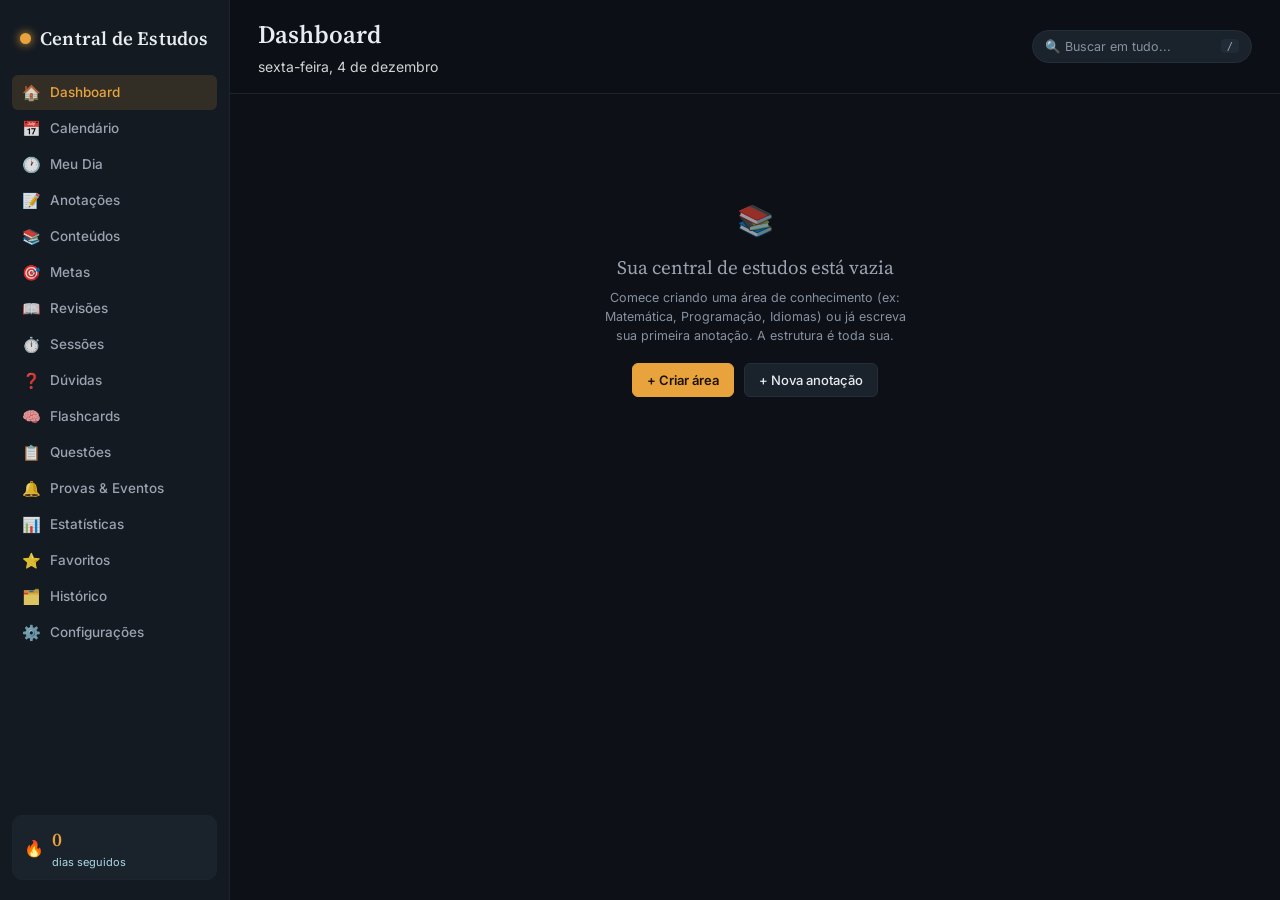
<file: estudos-local.html>
<!DOCTYPE html>
<html lang="pt-BR">
<head>
<meta charset="UTF-8">
<meta name="viewport" content="width=device-width, initial-scale=1.0">
<title>Central de Estudos</title>
<link rel="stylesheet" href="style.css">
<link rel="preconnect" href="https://fonts.googleapis.com">
<link href="https://fonts.googleapis.com/css2?family=Source+Serif+4:opsz,wght@8..60,400;8..60,500;8..60,600;8..60,700&family=Inter:wght@400;500;600;700&family=JetBrains+Mono:wght@400;500&display=swap" rel="stylesheet">
</head>

<body>

<div id="app"></div>
<div class="toast" id="toast"></div>

<script>
/* =====================================================================
   PERSISTÊNCIA
===================================================================== */
const STORAGE_KEY = 'central-estudos-data-v1';
let SAVE_TIMER = null;
let SAVING = false;

function defaultState(){
  return {
    topics: [], // {id, name, parentId, color, progress}
    notes: [],  // {id,title,html,topicId,tags[],checklist[],priority,favorite,reviewOn,nextReview,interval,createdAt,updatedAt}
    goals: [],
    sessions: [],
    events: [],
    doubts: [],
    questions: [],
    flashcards: [],
    settings: {
      terms:{area:'Área', sub:'Tópico'},
      pomodoro:{work:25, brk:5},
      reviewIntervals:[1,3,7,16,35]
    }
  };
}
let STATE = defaultState();

function loadState(){
  try{
    const raw = localStorage.getItem(STORAGE_KEY);
    if(raw){
      const parsed = JSON.parse(raw);
      STATE = Object.assign(defaultState(), parsed);
      STATE.settings = Object.assign(defaultState().settings, parsed.settings||{});
    }
  }catch(e){
    console.error('Erro ao carregar dados salvos', e);
  }
}
function saveState(){
  clearTimeout(SAVE_TIMER);
  SAVE_TIMER = setTimeout(()=>{
    try{
      SAVING = true;
      localStorage.setItem(STORAGE_KEY, JSON.stringify(STATE));
    }catch(e){ console.error('Erro ao salvar', e); }
    SAVING = false;
  }, 350);
}

/* =====================================================================
   HELPERS
===================================================================== */
const uid = ()=> Math.random().toString(36).slice(2,10)+Date.now().toString(36).slice(-4);
const todayISO = ()=> new Date().toISOString().slice(0,10);
function fmtDate(iso){
  const d = new Date(iso+'T00:00:00');
  return d.toLocaleDateString('pt-BR',{day:'2-digit',month:'short',year:'numeric'});
}
function fmtDateShort(iso){
  const d = new Date(iso+'T00:00:00');
  return d.toLocaleDateString('pt-BR',{day:'2-digit',month:'short'});
}
function esc(s){ return (s||'').replace(/[&<>"']/g, c=>({'&':'&amp;','<':'&lt;','>':'&gt;','"':'&quot;',"'":'&#39;'}[c])); }
function stripHtml(html){ const d=document.createElement('div'); d.innerHTML=html||''; return d.textContent||''; }
function toast(msg){
  const t=document.getElementById('toast'); t.textContent=msg; t.classList.add('show');
  clearTimeout(t._timer); t._timer=setTimeout(()=>t.classList.remove('show'), 2200);
}
function topicPath(id){
  const chain=[]; let cur=STATE.topics.find(t=>t.id===id);
  while(cur){ chain.unshift(cur.name); cur=STATE.topics.find(t=>t.id===cur.parentId); }
  return chain.join(' → ');
}
function topicColorClass(id){
  const t = STATE.topics.find(x=>x.id===id);
  if(!t) return '';
  return 'color-'+(t.color||1);
}
function allDescendantIds(id){
  let out=[id];
  STATE.topics.filter(t=>t.parentId===id).forEach(c=>{ out = out.concat(allDescendantIds(c.id)); });
  return out;
}
function dateKey(d){ return d.toISOString().slice(0,10); }

// Aggregate "activity" per day from notes(created/updated), sessions, goals-updates
function activityByDay(){
  const map = {};
  const bump = (iso, weight)=>{ if(!iso) return; const k = iso.slice(0,10); map[k]=(map[k]||0)+weight; };
  STATE.notes.forEach(n=>{ bump(n.createdAt,2); if(n.updatedAt && n.updatedAt.slice(0,10)!==n.createdAt.slice(0,10)) bump(n.updatedAt,1); });
  STATE.sessions.forEach(s=> bump(s.date, 2));
  STATE.doubts.forEach(d=> bump(d.createdAt,1));
  STATE.flashcards.forEach(f=> bump(f.createdAt,1));
  return map;
}
function computeStreak(){
  const map = activityByDay();
  let streak=0; let cur=new Date();
  while(true){
    const k = dateKey(cur);
    if(map[k]) { streak++; cur.setDate(cur.getDate()-1); }
    else if(k===todayISO()){ cur.setDate(cur.getDate()-1); } // today with no activity yet still allow yesterday chain
    else break;
  }
  let best=0, run=0;
  const days = Object.keys(map).sort();
  let prev=null;
  days.forEach(d=>{
    if(prev){
      const diff = (new Date(d)-new Date(prev))/86400000;
      run = diff===1 ? run+1 : 1;
    } else run=1;
    best = Math.max(best, run);
    prev = d;
  });
  return {current:streak, best};
}
function totalStudyMinutes(){ return STATE.sessions.reduce((a,s)=>a+(s.duration||0),0); }
function minutesToHM(m){ const h=Math.floor(m/60), mm=Math.round(m%60); return h>0? h+'h '+mm+'min' : mm+'min'; }

/* =====================================================================
   ROUTER / STATE UI
===================================================================== */
let ROUTE = 'dashboard';
let SELECTED_DAY = todayISO();
let SIDEBAR_OPEN = false;
let TIMER = { running:false, mode:'work', remaining:25*60, intervalId:null, topicId:null };

const ROUTES = [
  {id:'dashboard', label:'Dashboard', ic:'🏠'},
  {id:'calendario', label:'Calendário', ic:'📅'},
  {id:'meudia', label:'Meu Dia', ic:'🕐'},
  {id:'anotacoes', label:'Anotações', ic:'📝'},
  {id:'conteudos', label:'Conteúdos', ic:'📚'},
  {id:'metas', label:'Metas', ic:'🎯'},
  {id:'revisoes', label:'Revisões', ic:'📖'},
  {id:'sessoes', label:'Sessões', ic:'⏱️'},
  {id:'duvidas', label:'Dúvidas', ic:'❓'},
  {id:'flashcards', label:'Flashcards', ic:'🧠'},
  {id:'questoes', label:'Questões', ic:'📋'},
  {id:'eventos', label:'Provas & Eventos', ic:'🔔'},
  {id:'estatisticas', label:'Estatísticas', ic:'📊'},
  {id:'favoritos', label:'Favoritos', ic:'⭐'},
  {id:'historico', label:'Histórico', ic:'🗂️'},
  {id:'config', label:'Configurações', ic:'⚙️'},
];
const ROUTE_TITLES = Object.fromEntries(ROUTES.map(r=>[r.id, r.label]));

function navigate(route){ ROUTE = route; SIDEBAR_OPEN=false; render(); }

/* =====================================================================
   RENDER SHELL
===================================================================== */
function render(){
  const app = document.getElementById('app');
  const streak = computeStreak();
  app.innerHTML = `
    ${SIDEBAR_OPEN?'<div class="backdrop-close" onclick="SIDEBAR_OPEN=false;render()"></div>':''}
    <div class="sidebar ${SIDEBAR_OPEN?'open':''}">
      <div class="brand"><div class="dot"></div><span>Central de Estudos</span></div>
      <div class="nav">
        ${ROUTES.map(r=>`<button class="nav-item ${ROUTE===r.id?'active':''}" onclick="navigate('${r.id}')"><span class="ic">${r.ic}</span>${r.label}</button>`).join('')}
      </div>
      <div class="sidebar-foot">
        <div class="streak-pill">
          <span style="font-size:16px">🔥</span>
          <div><div class="n">${streak.current}</div><div class="l">dias seguidos</div></div>
        </div>
      </div>
    </div>
    <button class="mobile-toggle" onclick="SIDEBAR_OPEN=!SIDEBAR_OPEN;render()">${SIDEBAR_OPEN?'✕':'☰'}</button>
    <div class="main">
      <div class="topbar">
        <div style="display:flex;align-items:center;">
          <button class="mobile-menu-btn" onclick="SIDEBAR_OPEN=true;render()">☰</button>
          <div>
            <h1>${ROUTE_TITLES[ROUTE]}</h1>
            <div class="sub">${topbarSubtitle()}</div>
          </div>
        </div>
        <button class="search-btn" onclick="openSearch()">🔍 Buscar em tudo...<kbd>/</kbd></button>
      </div>
      <div class="content" id="content"></div>
    </div>
  `;
  const content = document.getElementById('content');
  content.innerHTML = renderRoute();
  afterRender();
}
function topbarSubtitle(){
  const d = new Date();
  const opts = {weekday:'long', day:'numeric', month:'long'};
  return d.toLocaleDateString('pt-BR', opts);
}
function renderRoute(){
  switch(ROUTE){
    case 'dashboard': return viewDashboard();
    case 'calendario': return viewCalendario();
    case 'meudia': return viewMeuDia();
    case 'anotacoes': return viewAnotacoes();
    case 'conteudos': return viewConteudos();
    case 'metas': return viewMetas();
    case 'revisoes': return viewRevisoes();
    case 'sessoes': return viewSessoes();
    case 'duvidas': return viewDuvidas();
    case 'flashcards': return viewFlashcards();
    case 'questoes': return viewQuestoes();
    case 'eventos': return viewEventos();
    case 'estatisticas': return viewEstatisticas();
    case 'favoritos': return viewFavoritos();
    case 'historico': return viewHistorico();
    case 'config': return viewConfig();
    default: return '';
  }
}
function afterRender(){
  // hooks per-route after DOM injected
  if(ROUTE==='sessoes') refreshTimerDisplay();
}

/* =====================================================================
   DASHBOARD
===================================================================== */
function viewDashboard(){
  const streak = computeStreak();
  const dueReviews = getDueReviews();
  const upcoming = STATE.events.filter(e=>e.date>=todayISO()).sort((a,b)=>a.date.localeCompare(b.date)).slice(0,3);
  const recent = recentActivity(6);
  const totalMin = totalStudyMinutes();

  if(STATE.topics.length===0 && STATE.notes.length===0){
    return `
    <div class="empty-state" style="padding:80px 20px;">
      <div class="ic">📚</div>
      <div class="t serif" style="font-size:19px;margin-bottom:8px;">Sua central de estudos está vazia</div>
      <div class="d">Comece criando uma área de conhecimento (ex: Matemática, Programação, Idiomas) ou já escreva sua primeira anotação. A estrutura é toda sua.</div>
      <div style="display:flex;gap:10px;justify-content:center;margin-top:18px;">
        <button class="btn btn-primary" onclick="navigate('conteudos'); setTimeout(openTopicModal,50)">+ Criar área</button>
        <button class="btn" onclick="openNoteModal()">+ Nova anotação</button>
      </div>
    </div>`;
  }

  return `
    <div class="grid" style="grid-template-columns: 1.3fr 1fr; gap:14px; margin-bottom:6px;">
      <div class="hero-stat">
        <div class="n">${streak.current}</div>
        <div class="l">dias seguidos estudando · recorde de ${streak.best}</div>
      </div>
      <div class="hero-stat" style="background:linear-gradient(160deg, var(--surface-2), var(--surface));">
        <div class="n" style="color:var(--teal)">${minutesToHM(totalMin)}</div>
        <div class="l">tempo total de estudo registrado</div>
      </div>
    </div>

    <div class="stat-row">
      <div class="stat-card"><div class="top"><span class="lbl">Conteúdos</span><span class="ic">📚</span></div><div class="num">${STATE.notes.length}</div><div class="lbl">anotações no total</div></div>
      <div class="stat-card"><div class="top"><span class="lbl">Metas</span><span class="ic">🎯</span></div><div class="num">${STATE.goals.filter(g=>g.status!=='concluida').length}</div><div class="lbl">${STATE.goals.filter(g=>g.status==='concluida').length} concluídas</div></div>
      <div class="stat-card"><div class="top"><span class="lbl">Revisões</span><span class="ic">📖</span></div><div class="num" style="color:${dueReviews.length?'var(--red)':'var(--text)'}">${dueReviews.length}</div><div class="lbl">pendentes hoje</div></div>
      <div class="stat-card"><div class="top"><span class="lbl">Áreas</span><span class="ic">🗂️</span></div><div class="num">${STATE.topics.filter(t=>!t.parentId).length}</div><div class="lbl">${STATE.topics.length} tópicos no total</div></div>
    </div>

    <div class="grid" style="grid-template-columns:1.4fr 1fr;align-items:start;">
      <div>
        <div class="section-title">Atividade recente <span class="see-all" onclick="navigate('historico')">ver histórico →</span></div>
        <div class="card" style="padding:6px 16px;">
          ${recent.length? recent.map(renderActivityRow).join('') : emptyRow('Nada por aqui ainda.')}
        </div>

        <div class="section-title" style="margin-top:22px;">Últimos 21 dias</div>
        <div class="card">${miniHeatmap(21)}</div>
      </div>

      <div>
        <div class="section-title">Revisões de hoje <span class="see-all" onclick="navigate('revisoes')">ver todas →</span></div>
        <div class="card" style="padding:6px 16px; margin-bottom:20px;">
          ${dueReviews.length? dueReviews.slice(0,4).map(n=>`
            <div class="list-row">
              <span style="flex:1;font-size:13px;">${esc(n.title||'Sem título')}</span>
              <button class="btn btn-sm" onclick="markReviewed('${n.id}')">Revisado</button>
            </div>`).join('') : emptyRow('Nenhuma revisão pendente 🎉')}
        </div>

        <div class="section-title">Próximos eventos <span class="see-all" onclick="navigate('eventos')">ver todos →</span></div>
        <div class="card" style="padding:6px 16px;">
          ${upcoming.length? upcoming.map(e=>{
            const days = Math.ceil((new Date(e.date)-new Date(todayISO()))/86400000);
            return `<div class="list-row"><span style="flex:1;font-size:13px;">${esc(e.title)}</span><span class="pill pill-amber">${days===0?'hoje':'faltam '+days+'d'}</span></div>`;
          }).join('') : emptyRow('Nenhum evento cadastrado.')}
        </div>
      </div>
    </div>
  `;
}
function emptyRow(msg){ return `<div class="list-row" style="color:var(--text-faint);font-size:12.5px;">${msg}</div>`; }
function renderActivityRow(a){
  return `<div class="list-row"><span class="ic" style="font-size:14px;">${a.icon}</span><span style="flex:1;font-size:13px;">${esc(a.text)}</span><span style="font-size:11px;color:var(--text-faint);">${fmtDateShort(a.date)}</span></div>`;
}
function recentActivity(n){
  const items = [];
  STATE.notes.forEach(x=>items.push({date:x.updatedAt||x.createdAt, icon:'📝', text:'Anotação: '+(x.title||'Sem título'), type:'note', id:x.id}));
  STATE.sessions.forEach(x=>items.push({date:x.date, icon:'⏱️', text:'Sessão de estudo · '+minutesToHM(x.duration||0), type:'session', id:x.id}));
  STATE.goals.forEach(x=>items.push({date:x.updatedAt||x.createdAt, icon:'🎯', text:'Meta: '+x.title, type:'goal', id:x.id}));
  STATE.doubts.forEach(x=>items.push({date:x.createdAt, icon:'❓', text:'Dúvida: '+x.question, type:'doubt', id:x.id}));
  STATE.flashcards.forEach(x=>items.push({date:x.createdAt, icon:'🧠', text:'Flashcard criado', type:'flash', id:x.id}));
  items.sort((a,b)=> (b.date||'').localeCompare(a.date||''));
  return items.slice(0,n);
}
function miniHeatmap(days){
  const map = activityByDay();
  let cells='';
  for(let i=days-1;i>=0;i--){
    const d = new Date(); d.setDate(d.getDate()-i);
    const k = dateKey(d);
    const v = map[k]||0;
    let cls='';
    if(v>=6) cls='act-4'; else if(v>=4) cls='act-3'; else if(v>=2) cls='act-2'; else if(v>=1) cls='act-1';
    cells += `<div class="cal-day ${cls}" style="aspect-ratio:auto;height:26px;" title="${k}: ${v} pts"></div>`;
  }
  return `<div style="display:grid;grid-template-columns:repeat(${days},1fr);gap:4px;">${cells}</div>`;
}

/* =====================================================================
   CALENDÁRIO
===================================================================== */
let CAL_MONTH = new Date();
function viewCalendario(){
  const map = activityByDay();
  const y = CAL_MONTH.getFullYear(), m = CAL_MONTH.getMonth();
  const first = new Date(y,m,1);
  const startDow = first.getDay();
  const daysInMonth = new Date(y,m+1,0).getDate();
  const monthLabel = CAL_MONTH.toLocaleDateString('pt-BR',{month:'long', year:'numeric'});
  let cells = '';
  for(let i=0;i<startDow;i++) cells += `<div class="cal-day empty"></div>`;
  for(let d=1; d<=daysInMonth; d++){
    const iso = `${y}-${String(m+1).padStart(2,'0')}-${String(d).padStart(2,'0')}`;
    const v = map[iso]||0;
    let cls=''; if(v>=6) cls='act-4'; else if(v>=4) cls='act-3'; else if(v>=2) cls='act-2'; else if(v>=1) cls='act-1';
    if(iso===todayISO()) cls+=' today';
    cells += `<div class="cal-day ${cls}" onclick="SELECTED_DAY='${iso}'; navigate('meudia')"><span class="n">${d}</span>${v?'<span class=\"dot\"></span>':''}</div>`;
  }
  return `
    <div style="display:flex;align-items:center;justify-content:space-between;margin-bottom:16px;">
      <div style="display:flex;gap:8px;align-items:center;">
        <button class="icon-btn" onclick="CAL_MONTH.setMonth(CAL_MONTH.getMonth()-1); render()">‹</button>
        <div class="serif" style="font-size:17px;text-transform:capitalize;min-width:170px;text-align:center;">${monthLabel}</div>
        <button class="icon-btn" onclick="CAL_MONTH.setMonth(CAL_MONTH.getMonth()+1); render()">›</button>
      </div>
      <button class="btn btn-sm" onclick="CAL_MONTH=new Date(); render()">Hoje</button>
    </div>
    <div class="card">
      <div class="cal-grid" style="margin-bottom:6px;">
        ${['Dom','Seg','Ter','Qua','Qui','Sex','Sáb'].map(d=>`<div class="cal-dow">${d}</div>`).join('')}
      </div>
      <div class="cal-grid">${cells}</div>
    </div>
    <div style="display:flex;gap:14px;align-items:center;margin-top:14px;font-size:11.5px;color:var(--text-faint);">
      <span>Menos</span>
      <div style="display:flex;gap:4px;">
        <div class="cal-day" style="width:14px;height:14px;aspect-ratio:auto;"></div>
        <div class="cal-day act-1" style="width:14px;height:14px;aspect-ratio:auto;"></div>
        <div class="cal-day act-2" style="width:14px;height:14px;aspect-ratio:auto;"></div>
        <div class="cal-day act-3" style="width:14px;height:14px;aspect-ratio:auto;"></div>
        <div class="cal-day act-4" style="width:14px;height:14px;aspect-ratio:auto;"></div>
      </div>
      <span>Mais</span>
    </div>
  `;
}

/* =====================================================================
   MEU DIA
===================================================================== */
function viewMeuDia(){
  const iso = SELECTED_DAY;
  const notes = STATE.notes.filter(n=> (n.createdAt||'').slice(0,10)===iso);
  const sessions = STATE.sessions.filter(s=>s.date===iso);
  const doubts = STATE.doubts.filter(d=>(d.createdAt||'').slice(0,10)===iso);
  const goalsUpdated = STATE.goals.filter(g=>(g.updatedAt||'').slice(0,10)===iso);
  const totalMin = sessions.reduce((a,s)=>a+(s.duration||0),0);
  const isToday = iso===todayISO();

  return `
    <div class="day-strip">
      <button class="icon-btn" onclick="shiftDay(-1)">‹</button>
      <div>
        <div class="date-label">${isToday?'Hoje, ':''}${fmtDate(iso)}</div>
      </div>
      <button class="icon-btn" onclick="shiftDay(1)">›</button>
      <input type="date" value="${iso}" onchange="SELECTED_DAY=this.value; render()" style="margin-left:8px;">
      ${!isToday?`<button class="btn btn-sm" onclick="SELECTED_DAY=todayISO(); render()">Ir para hoje</button>`:''}
    </div>

    <div class="stat-row" style="grid-template-columns:repeat(4,1fr);">
      <div class="stat-card"><div class="num">${notes.length}</div><div class="lbl">anotações</div></div>
      <div class="stat-card"><div class="num">${sessions.length}</div><div class="lbl">sessões de estudo</div></div>
      <div class="stat-card"><div class="num">${minutesToHM(totalMin)}</div><div class="lbl">tempo estudado</div></div>
      <div class="stat-card"><div class="num">${doubts.length}</div><div class="lbl">dúvidas registradas</div></div>
    </div>

    <div class="section-title">Anotações do dia</div>
    <div class="notes-grid" style="margin-bottom:22px;">
      ${notes.length? notes.map(renderNoteCard).join('') : `<div class="card"><div class="empty-state" style="padding:20px;">Nenhuma anotação criada neste dia.</div></div>`}
    </div>

    <div class="grid" style="grid-template-columns:1fr 1fr;">
      <div>
        <div class="section-title">Sessões de estudo</div>
        <div class="card" style="padding:6px 16px;">
          ${sessions.length? sessions.map(s=>`
            <div class="list-row">
              <span style="flex:1;font-size:13px;">${s.topicId?esc(topicPath(s.topicId)):'Sem área'}</span>
              <span class="pill pill-teal">${minutesToHM(s.duration||0)}</span>
            </div>`).join('') : emptyRow('Nenhuma sessão registrada.')}
        </div>
      </div>
      <div>
        <div class="section-title">Dúvidas registradas</div>
        <div class="card" style="padding:6px 16px;">
          ${doubts.length? doubts.map(d=>`
            <div class="list-row">
              <span style="flex:1;font-size:13px;">${esc(d.question)}</span>
              <span class="pill ${d.status==='resolvida'?'pill-teal':'pill-red'}">${d.status==='resolvida'?'resolvida':'aberta'}</span>
            </div>`).join('') : emptyRow('Nenhuma dúvida neste dia.')}
        </div>
      </div>
    </div>

    <div style="margin-top:18px;">
      <button class="btn btn-primary" onclick="openNoteModal(null,'${iso}')">+ Nova anotação neste dia</button>
      <button class="btn" onclick="openSessionModal(null,'${iso}')">+ Registrar sessão</button>
    </div>
  `;
}
function shiftDay(delta){
  const d = new Date(SELECTED_DAY+'T00:00:00'); d.setDate(d.getDate()+delta);
  SELECTED_DAY = dateKey(d); render();
}

/* =====================================================================
   TÓPICOS / CONTEÚDOS
===================================================================== */
function viewConteudos(){
  const roots = STATE.topics.filter(t=>!t.parentId);
  return `
    <div style="display:flex;justify-content:space-between;align-items:center;margin-bottom:16px;">
      <div class="sub" style="color:var(--text-faint);font-size:12.5px;">Organize seu conhecimento do jeito que fizer sentido para você — sem hierarquia fixa.</div>
      <button class="btn btn-primary" onclick="openTopicModal()">+ Nova área/tópico</button>
    </div>
    ${roots.length===0? `<div class="card"><div class="empty-state"><div class="ic">🗂️</div><div class="t">Nenhuma área criada ainda</div><div class="d">Crie sua primeira área de conhecimento — pode ser uma matéria, um idioma, um projeto, o que você quiser.</div></div></div>` : `
    <div class="card">
      <div class="topic-tree">
        ${roots.map(t=>renderTopicNode(t,0)).join('')}
      </div>
    </div>`}
  `;
}
function renderTopicNode(t, depth){
  const children = STATE.topics.filter(x=>x.parentId===t.id);
  const noteCount = STATE.notes.filter(n=>n.topicId===t.id).length;
  const indent = depth*20;
  let html = `
    <div class="topic-node color-${t.color||1}" style="margin-left:${indent}px;">
      <span style="cursor:pointer;flex:1;display:flex;align-items:center;gap:8px;" onclick="navigate('anotacoes'); setTimeout(()=>filterByTopic('${t.id}'),30)">
        <span class="name">${esc(t.name)}</span>
        <span class="count">${noteCount} anotações${children.length?' · '+children.length+' subtópicos':''}</span>
      </span>
      <div style="width:70px;">
        <div class="progress-bar"><div style="width:${t.progress||0}%"></div></div>
      </div>
      <div class="actions">
        <button class="icon-btn" title="Adicionar subtópico" onclick="event.stopPropagation();openTopicModal(null,'${t.id}')">+</button>
        <button class="icon-btn" title="Editar" onclick="event.stopPropagation();openTopicModal('${t.id}')">✎</button>
        <button class="icon-btn btn-danger" title="Excluir" onclick="event.stopPropagation();deleteTopic('${t.id}')">🗑</button>
      </div>
    </div>`;
  children.forEach(c=> html += renderTopicNode(c, depth+1));
  return html;
}
function openTopicModal(id=null, parentId=null){
  const editing = id ? STATE.topics.find(t=>t.id===id) : null;
  const parentOptions = STATE.topics.filter(t=>t.id!==id).map(t=>`<option value="${t.id}" ${((editing&&editing.parentId===t.id)||parentId===t.id)?'selected':''}>${esc(topicPath(t.id))}</option>`).join('');
  showModal(`
    <div class="modal-head"><h2>${editing?'Editar':'Novo'} tópico</h2><button class="icon-btn" onclick="closeModal()">✕</button></div>
    <div class="field"><label>Nome</label><input id="mTopicName" value="${editing?esc(editing.name):''}" placeholder="Ex: Matemática, JavaScript, Inglês..." autofocus></div>
    <div class="field"><label>Pertence a (opcional)</label><select id="mTopicParent"><option value="">— Nenhum (área raiz) —</option>${parentOptions}</select></div>
    <div class="field">
      <label>Cor de identificação</label>
      <div style="display:flex;gap:8px;">
        ${[1,2,3,4].map(c=>`<button type="button" class="icon-btn topic-node color-${c}" style="border:1px solid var(--border);" onclick="document.getElementById('mTopicColor').value='${c}'">●</button>`).join('')}
        <input type="hidden" id="mTopicColor" value="${editing?(editing.color||1):1}">
      </div>
    </div>
    <div class="field"><label>Progresso manual (%)</label><input type="range" id="mTopicProgress" min="0" max="100" value="${editing?(editing.progress||0):0}" oninput="document.getElementById('mTopicProgressVal').textContent=this.value+'%'"> <span id="mTopicProgressVal" style="font-size:12px;color:var(--text-dim);">${editing?(editing.progress||0):0}%</span></div>
    <div class="modal-actions">
      ${editing?`<button class="btn btn-danger" style="margin-right:auto;" onclick="deleteTopic('${id}');closeModal()">Excluir</button>`:''}
      <button class="btn" onclick="closeModal()">Cancelar</button>
      <button class="btn btn-primary" onclick="saveTopic('${id||''}')">Salvar</button>
    </div>
  `);
}
function saveTopic(id){
  const name = document.getElementById('mTopicName').value.trim();
  if(!name){ toast('Dê um nome ao tópico'); return; }
  const parentId = document.getElementById('mTopicParent').value || null;
  const color = document.getElementById('mTopicColor').value;
  const progress = document.getElementById('mTopicProgress').value;
  if(id){
    const t = STATE.topics.find(x=>x.id===id);
    Object.assign(t,{name,parentId,color,progress:Number(progress)});
  } else {
    STATE.topics.push({id:uid(), name, parentId, color, progress:Number(progress)});
  }
  saveState(); closeModal(); render(); toast('Tópico salvo');
}
function deleteTopic(id){
  if(!confirm('Excluir este tópico e todos os subtópicos? As anotações vinculadas não serão apagadas, apenas desvinculadas.')) return;
  const ids = allDescendantIds(id);
  STATE.topics = STATE.topics.filter(t=>!ids.includes(t.id));
  STATE.notes.forEach(n=>{ if(ids.includes(n.topicId)) n.topicId=null; });
  saveState(); render(); toast('Tópico excluído');
}

/* =====================================================================
   ANOTAÇÕES
===================================================================== */
let NOTES_FILTER = {topic:null, tag:null, q:''};
function filterByTopic(id){ NOTES_FILTER.topic=id; render(); }
function viewAnotacoes(){
  let notes = STATE.notes.slice().sort((a,b)=>(b.updatedAt||b.createdAt).localeCompare(a.updatedAt||a.createdAt));
  if(NOTES_FILTER.topic) notes = notes.filter(n=>allDescendantIds(NOTES_FILTER.topic).includes(n.topicId));
  if(NOTES_FILTER.tag) notes = notes.filter(n=>(n.tags||[]).includes(NOTES_FILTER.tag));
  if(NOTES_FILTER.q) notes = notes.filter(n=> (n.title+' '+stripHtml(n.html)).toLowerCase().includes(NOTES_FILTER.q.toLowerCase()));

  const allTags = [...new Set(STATE.notes.flatMap(n=>n.tags||[]))];

  return `
    <div class="filter-bar">
      <input placeholder="Filtrar por título ou conteúdo..." value="${esc(NOTES_FILTER.q)}" oninput="NOTES_FILTER.q=this.value; renderContentOnly()" style="min-width:220px;">
      ${NOTES_FILTER.topic?`<span class="filter-chip active">${esc(topicPath(NOTES_FILTER.topic))} <a onclick="NOTES_FILTER.topic=null;render()" style="cursor:pointer;margin-left:4px;">✕</a></span>`:''}
      ${allTags.slice(0,10).map(t=>`<span class="filter-chip ${NOTES_FILTER.tag===t?'active':''}" onclick="NOTES_FILTER.tag=NOTES_FILTER.tag==='${t}'?null:'${t}';render()">#${esc(t)}</span>`).join('')}
      <button class="btn btn-primary" style="margin-left:auto;" onclick="openNoteModal()">+ Nova anotação</button>
    </div>
    <div id="notesGridWrap">
      ${notes.length? `<div class="notes-grid">${notes.map(renderNoteCard).join('')}</div>` : `<div class="card"><div class="empty-state"><div class="ic">📝</div><div class="t">Nenhuma anotação encontrada</div><div class="d">Ajuste os filtros ou crie sua primeira anotação.</div></div></div>`}
    </div>
  `;
}
function renderContentOnly(){
  const c = document.getElementById('content');
  const scroll = window.scrollY;
  c.innerHTML = renderRoute();
}
function renderNoteCard(n){
  const snippet = stripHtml(n.html).slice(0,110);
  return `
    <div class="note-card" onclick="openNoteModal('${n.id}')">
      <div class="head">
        <span class="title">${esc(n.title||'Sem título')}</span>
        <span style="font-size:14px;">${n.favorite?'⭐':''}</span>
      </div>
      <div class="snippet">${esc(snippet)||'<em>Sem conteúdo</em>'}</div>
      <div class="meta">
        ${n.topicId?`<span class="pill pill-amber">${esc(topicPath(n.topicId))}</span>`:''}
        ${(n.tags||[]).slice(0,3).map(t=>`<span class="tag-chip">#${esc(t)}</span>`).join('')}
        <span style="margin-left:auto;">${fmtDateShort(n.createdAt)}</span>
      </div>
    </div>`;
}
function openNoteModal(id=null, forDate=null){
  const editing = id ? STATE.notes.find(n=>n.id===id) : null;
  const topicOpts = STATE.topics.map(t=>`<option value="${t.id}" ${editing&&editing.topicId===t.id?'selected':''}>${esc(topicPath(t.id))}</option>`).join('');
  const checklist = editing?.checklist || [];
  showModal(`
    <div class="modal-head"><h2>${editing?'Editar anotação':'Nova anotação'}</h2>
      <div style="display:flex;gap:6px;">
        <button class="icon-btn" title="Favoritar" onclick="toggleModalFav()"><span id="mNoteFavIc">${editing&&editing.favorite?'⭐':'☆'}</span></button>
        <button class="icon-btn" onclick="closeModal()">✕</button>
      </div>
    </div>
    <input type="hidden" id="mNoteFav" value="${editing&&editing.favorite?'1':'0'}">
    <div class="field"><input id="mNoteTitle" placeholder="Título (opcional)" value="${editing?esc(editing.title):''}" style="font-size:16px;font-weight:600;padding:10px 12px;" autofocus></div>
    <div class="field-row">
      <div class="field"><label>Área / Tópico</label><select id="mNoteTopic"><option value="">— Nenhum —</option>${topicOpts}</select></div>
      <div class="field"><label>Prioridade</label><select id="mNotePriority">
        <option value="normal" ${editing&&editing.priority==='normal'?'selected':''}>Normal</option>
        <option value="alta" ${editing&&editing.priority==='alta'?'selected':''}>Alta</option>
        <option value="baixa" ${editing&&editing.priority==='baixa'?'selected':''}>Baixa</option>
      </select></div>
    </div>
    <div class="field"><label>Tags (separadas por vírgula)</label><input id="mNoteTags" value="${editing?esc((editing.tags||[]).join(', ')):''}" placeholder="revisar, prova, resumo..."></div>

    <div class="field">
      <label>Conteúdo</label>
      <div class="editor-toolbar">
        <button type="button" title="Título" onmousedown="event.preventDefault()" onclick="ed('formatBlock','H2')">H2</button>
        <button type="button" title="Subtítulo" onmousedown="event.preventDefault()" onclick="ed('formatBlock','H3')">H3</button>
        <div class="sep"></div>
        <button type="button" title="Negrito" onmousedown="event.preventDefault()" onclick="ed('bold')"><b>B</b></button>
        <button type="button" title="Itálico" onmousedown="event.preventDefault()" onclick="ed('italic')"><i>I</i></button>
        <button type="button" title="Sublinhado" onmousedown="event.preventDefault()" onclick="ed('underline')"><u>U</u></button>
        <div class="sep"></div>
        <button type="button" title="Lista" onmousedown="event.preventDefault()" onclick="ed('insertUnorderedList')">•≡</button>
        <button type="button" title="Lista numerada" onmousedown="event.preventDefault()" onclick="ed('insertOrderedList')">1≡</button>
        <button type="button" title="Citação" onmousedown="event.preventDefault()" onclick="ed('formatBlock','BLOCKQUOTE')">❝</button>
        <button type="button" title="Código" onmousedown="event.preventDefault()" onclick="ed('formatBlock','PRE')">&lt;/&gt;</button>
        <div class="sep"></div>
        <button type="button" title="Link" onmousedown="event.preventDefault()" onclick="edLink()">🔗</button>
        <button type="button" title="Imagem (URL)" onmousedown="event.preventDefault()" onclick="edImage()">🖼️</button>
        <button type="button" title="Separador" onmousedown="event.preventDefault()" onclick="ed('insertHorizontalRule')">―</button>
        <div class="sep"></div>
        <button type="button" title="Limpar formatação" onmousedown="event.preventDefault()" onclick="ed('removeFormat')">⨯</button>
      </div>
      <div class="editor-body" id="mNoteBody" contenteditable="true" data-placeholder="Comece a escrever...">${editing?editing.html||'':''}</div>
    </div>

    <div class="field">
      <label>Checklist</label>
      <div id="mNoteChecklist">${checklist.map((c,i)=>checklistRowHtml(c,i)).join('')}</div>
      <button type="button" class="btn btn-sm" style="margin-top:6px;" onclick="addChecklistRow()">+ item</button>
    </div>

    <div class="field-row">
      <div class="field" style="display:flex;align-items:center;gap:10px;">
        <label style="margin:0;">Marcar para revisão</label>
        <div class="toggle ${editing&&editing.reviewOn?'on':''}" id="mNoteReviewToggle" onclick="this.classList.toggle('on')"><div class="knob"></div></div>
      </div>
    </div>

    <div class="modal-actions">
      ${editing?`<button class="btn btn-danger" style="margin-right:auto;" onclick="deleteNote('${id}')">Excluir</button>`:''}
      <button class="btn" onclick="closeModal()">Cancelar</button>
      <button class="btn btn-primary" onclick="saveNote('${id||''}','${forDate||''}')">Salvar anotação</button>
    </div>
  `, true);
}
function toggleModalFav(){
  const el = document.getElementById('mNoteFav');
  el.value = el.value==='1'?'0':'1';
  document.getElementById('mNoteFavIc').textContent = el.value==='1'?'⭐':'☆';
}
function checklistRowHtml(c,i){
  return `<div class="checklist-row" data-idx="${i}"><input type="checkbox" ${c.done?'checked':''}><input type="text" value="${esc(c.text)}" style="flex:1;background:none;border:none;padding:2px;" placeholder="item"><button type="button" class="icon-btn btn-sm" onclick="this.parentElement.remove()">✕</button></div>`;
}
function addChecklistRow(){
  const wrap = document.getElementById('mNoteChecklist');
  const div = document.createElement('div');
  div.innerHTML = checklistRowHtml({text:'',done:false}, wrap.children.length);
  wrap.appendChild(div.firstElementChild);
}
function ed(cmd, val){ document.getElementById('mNoteBody').focus(); document.execCommand(cmd, false, val||null); }
function edLink(){ const url = prompt('URL do link:'); if(url) ed('createLink', url); }
function edImage(){ const url = prompt('URL da imagem:'); if(url) ed('insertImage', url); }

function saveNote(id, forDate){
  const title = document.getElementById('mNoteTitle').value.trim();
  const html = document.getElementById('mNoteBody').innerHTML;
  const topicId = document.getElementById('mNoteTopic').value || null;
  const priority = document.getElementById('mNotePriority').value;
  const tags = document.getElementById('mNoteTags').value.split(',').map(t=>t.trim()).filter(Boolean);
  const favorite = document.getElementById('mNoteFav').value==='1';
  const reviewOn = document.getElementById('mNoteReviewToggle').classList.contains('on');
  const checklist = [...document.querySelectorAll('#mNoteChecklist .checklist-row')].map(row=>({
    done: row.querySelector('input[type=checkbox]').checked,
    text: row.querySelector('input[type=text]').value
  })).filter(c=>c.text.trim());

  if(!title && stripHtml(html).trim()===''){ toast('Escreva algo antes de salvar'); return; }

  const now = new Date().toISOString();
  if(id){
    const n = STATE.notes.find(x=>x.id===id);
    Object.assign(n, {title,html,topicId,priority,tags,favorite,updatedAt:now});
    if(reviewOn && !n.reviewOn){ n.reviewOn=true; n.interval=0; n.nextReview=todayISO(); }
    if(!reviewOn) n.reviewOn=false;
    n.checklist = checklist;
  } else {
    STATE.notes.push({
      id:uid(), title, html, topicId, priority, tags, favorite, checklist,
      reviewOn, interval:0, nextReview: reviewOn?todayISO():null,
      createdAt: forDate? forDate+'T'+new Date().toISOString().slice(11) : now,
      updatedAt: now
    });
  }
  saveState(); closeModal(); render(); toast('Anotação salva');
}
function deleteNote(id){
  if(!confirm('Excluir esta anotação?')) return;
  STATE.notes = STATE.notes.filter(n=>n.id!==id);
  saveState(); closeModal(); render(); toast('Anotação excluída');
}

/* =====================================================================
   METAS
===================================================================== */
function viewMetas(){
  const goals = STATE.goals.slice().sort((a,b)=>(a.deadline||'9999').localeCompare(b.deadline||'9999'));
  return `
    <div style="display:flex;justify-content:flex-end;margin-bottom:14px;">
      <button class="btn btn-primary" onclick="openGoalModal()">+ Nova meta</button>
    </div>
    ${goals.length===0? `<div class="card"><div class="empty-state"><div class="ic">🎯</div><div class="t">Nenhuma meta criada</div><div class="d">Metas ajudam a dar direção aos seus estudos — grandes ou pequenas.</div></div></div>` :
    `<div class="grid" style="grid-template-columns:repeat(auto-fill,minmax(280px,1fr));">
      ${goals.map(g=>{
        const done = (g.checklist||[]).filter(c=>c.done).length;
        const tot = (g.checklist||[]).length;
        const pct = tot? Math.round(done/tot*100) : (g.progress||0);
        const days = g.deadline? Math.ceil((new Date(g.deadline)-new Date(todayISO()))/86400000) : null;
        return `
        <div class="card" style="cursor:pointer;" onclick="openGoalModal('${g.id}')">
          <div style="display:flex;justify-content:space-between;align-items:flex-start;margin-bottom:8px;">
            <div style="font-weight:600;font-size:14.5px;">🎯 ${esc(g.title)}</div>
            <span class="pill ${g.status==='concluida'?'pill-teal':'pill-amber'}">${g.status==='concluida'?'concluída':'em andamento'}</span>
          </div>
          ${g.description?`<div style="font-size:12.5px;color:var(--text-dim);margin-bottom:10px;">${esc(g.description)}</div>`:''}
          <div class="progress-bar" style="margin-bottom:6px;"><div style="width:${pct}%"></div></div>
          <div style="display:flex;justify-content:space-between;font-size:11.5px;color:var(--text-faint);">
            <span>${pct}% concluído</span>
            ${days!==null? `<span>${days>=0?'faltam '+days+'d':'atrasada'}</span>` : ''}
          </div>
        </div>`;
      }).join('')}
    </div>`}
  `;
}
function openGoalModal(id=null){
  const editing = id? STATE.goals.find(g=>g.id===id): null;
  const topicOpts = STATE.topics.map(t=>`<option value="${t.id}" ${editing&&editing.topicId===t.id?'selected':''}>${esc(topicPath(t.id))}</option>`).join('');
  const checklist = editing?.checklist || [];
  showModal(`
    <div class="modal-head"><h2>${editing?'Editar meta':'Nova meta'}</h2><button class="icon-btn" onclick="closeModal()">✕</button></div>
    <div class="field"><label>Título</label><input id="mGoalTitle" value="${editing?esc(editing.title):''}" placeholder="Ex: Terminar o curso de JavaScript" autofocus></div>
    <div class="field"><label>Descrição</label><textarea id="mGoalDesc" rows="2" placeholder="Detalhes (opcional)">${editing?esc(editing.description||''):''}</textarea></div>
    <div class="field-row">
      <div class="field"><label>Prazo</label><input type="date" id="mGoalDeadline" value="${editing?editing.deadline||'':''}"></div>
      <div class="field"><label>Prioridade</label><select id="mGoalPriority">
        <option value="normal" ${editing&&editing.priority==='normal'?'selected':''}>Normal</option>
        <option value="alta" ${editing&&editing.priority==='alta'?'selected':''}>Alta</option>
        <option value="baixa" ${editing&&editing.priority==='baixa'?'selected':''}>Baixa</option>
      </select></div>
    </div>
    <div class="field"><label>Área relacionada</label><select id="mGoalTopic"><option value="">— Nenhuma —</option>${topicOpts}</select></div>
    <div class="field"><label>Status</label><select id="mGoalStatus">
      <option value="andamento" ${!editing||editing.status==='andamento'?'selected':''}>Em andamento</option>
      <option value="concluida" ${editing&&editing.status==='concluida'?'selected':''}>Concluída</option>
      <option value="pausada" ${editing&&editing.status==='pausada'?'selected':''}>Pausada</option>
    </select></div>
    <div class="field">
      <label>Etapas (checklist)</label>
      <div id="mGoalChecklist">${checklist.map((c,i)=>checklistRowHtml(c,i)).join('')}</div>
      <button type="button" class="btn btn-sm" style="margin-top:6px;" onclick="addGoalChecklistRow()">+ etapa</button>
    </div>
    <div class="modal-actions">
      ${editing?`<button class="btn btn-danger" style="margin-right:auto;" onclick="deleteGoal('${id}')">Excluir</button>`:''}
      <button class="btn" onclick="closeModal()">Cancelar</button>
      <button class="btn btn-primary" onclick="saveGoal('${id||''}')">Salvar meta</button>
    </div>
  `);
}
function addGoalChecklistRow(){
  const wrap = document.getElementById('mGoalChecklist');
  const div = document.createElement('div');
  div.innerHTML = checklistRowHtml({text:'',done:false}, wrap.children.length);
  wrap.appendChild(div.firstElementChild);
}
function saveGoal(id){
  const title = document.getElementById('mGoalTitle').value.trim();
  if(!title){ toast('Dê um título à meta'); return; }
  const description = document.getElementById('mGoalDesc').value;
  const deadline = document.getElementById('mGoalDeadline').value || null;
  const priority = document.getElementById('mGoalPriority').value;
  const topicId = document.getElementById('mGoalTopic').value || null;
  const status = document.getElementById('mGoalStatus').value;
  const checklist = [...document.querySelectorAll('#mGoalChecklist .checklist-row')].map(row=>({
    done: row.querySelector('input[type=checkbox]').checked,
    text: row.querySelector('input[type=text]').value
  })).filter(c=>c.text.trim());
  const now = new Date().toISOString();
  if(id){
    const g = STATE.goals.find(x=>x.id===id);
    Object.assign(g,{title,description,deadline,priority,topicId,status,checklist,updatedAt:now});
  } else {
    STATE.goals.push({id:uid(),title,description,deadline,priority,topicId,status,checklist,createdAt:now,updatedAt:now});
  }
  saveState(); closeModal(); render(); toast('Meta salva');
}
function deleteGoal(id){
  if(!confirm('Excluir esta meta?')) return;
  STATE.goals = STATE.goals.filter(g=>g.id!==id);
  saveState(); closeModal(); render(); toast('Meta excluída');
}

/* =====================================================================
   REVISÕES
===================================================================== */
function getDueReviews(){
  return STATE.notes.filter(n=>n.reviewOn && n.nextReview && n.nextReview<=todayISO());
}
function viewRevisoes(){
  const due = STATE.notes.filter(n=>n.reviewOn && n.nextReview && n.nextReview<=todayISO()).sort((a,b)=>a.nextReview.localeCompare(b.nextReview));
  const upcoming = STATE.notes.filter(n=>n.reviewOn && n.nextReview && n.nextReview>todayISO()).sort((a,b)=>a.nextReview.localeCompare(b.nextReview));
  const overdueCount = due.filter(n=>n.nextReview<todayISO()).length;
  return `
    <div class="stat-row" style="grid-template-columns:repeat(3,1fr);">
      <div class="stat-card"><div class="num" style="color:var(--red)">${overdueCount}</div><div class="lbl">atrasadas</div></div>
      <div class="stat-card"><div class="num" style="color:var(--amber)">${due.length-overdueCount}</div><div class="lbl">para revisar hoje</div></div>
      <div class="stat-card"><div class="num">${upcoming.length}</div><div class="lbl">agendadas</div></div>
    </div>
    <div class="section-title">📖 Revisões pendentes</div>
    <div class="card" style="padding:6px 16px; margin-bottom:20px;">
      ${due.length? due.map(n=>`
        <div class="list-row">
          <span class="pill ${n.nextReview<todayISO()?'pill-red':'pill-amber'}">${n.nextReview<todayISO()?'atrasada':'hoje'}</span>
          <span style="flex:1;font-size:13px;cursor:pointer;" onclick="openNoteModal('${n.id}')">${esc(n.title||'Sem título')}</span>
          ${n.topicId?`<span class="tag-chip">${esc(topicPath(n.topicId))}</span>`:''}
          <button class="btn btn-sm" onclick="markReviewed('${n.id}')">✓ Revisado</button>
        </div>`).join('') : emptyRow('Tudo em dia! 🎉')}
    </div>
    <div class="section-title">Próximas revisões</div>
    <div class="card" style="padding:6px 16px;">
      ${upcoming.length? upcoming.slice(0,12).map(n=>`
        <div class="list-row">
          <span style="flex:1;font-size:13px;">${esc(n.title||'Sem título')}</span>
          <span style="font-size:11.5px;color:var(--text-faint);">${fmtDateShort(n.nextReview)}</span>
        </div>`).join('') : emptyRow('Nenhuma revisão futura agendada.')}
    </div>
  `;
}
function markReviewed(id){
  const n = STATE.notes.find(x=>x.id===id);
  if(!n) return;
  const intervals = STATE.settings.reviewIntervals;
  n.interval = Math.min((n.interval||0)+1, intervals.length-1);
  const days = intervals[n.interval];
  const next = new Date(); next.setDate(next.getDate()+days);
  n.nextReview = dateKey(next);
  saveState(); render(); toast('Revisão registrada · próxima em '+days+' dias');
}

/* =====================================================================
   SESSÕES / POMODORO
===================================================================== */
function viewSessoes(){
  const sessions = STATE.sessions.slice().sort((a,b)=>b.date.localeCompare(a.date)).slice(0,40);
  return `
    <div class="grid" style="grid-template-columns:320px 1fr;align-items:start;">
      <div class="card" style="text-align:center;">
        <div style="font-size:12.5px;color:var(--text-faint);margin-bottom:10px;text-transform:none;">${TIMER.mode==='work'?'Foco':'Pausa'}${TIMER.topicId?' · '+esc(topicPath(TIMER.topicId)):''}</div>
        <div class="pomodoro-time" id="pomodoroDisplay">${fmtTimer(TIMER.remaining)}</div>
        <div style="display:flex;gap:8px;justify-content:center;margin-top:16px;">
          <button class="btn btn-primary" onclick="${TIMER.running?'pauseTimer()':'startTimer()'}">${TIMER.running?'⏸ Pausar':'▶ Iniciar'}</button>
          <button class="btn" onclick="resetTimer()">↺ Zerar</button>
        </div>
        <div style="display:flex;gap:6px;justify-content:center;margin-top:14px;">
          <button class="btn btn-sm" onclick="setPreset(25,5)">25/5</button>
          <button class="btn btn-sm" onclick="setPreset(50,10)">50/10</button>
          <button class="btn btn-sm" onclick="customPreset()">Personalizado</button>
        </div>
        <div class="field" style="margin-top:16px;text-align:left;">
          <label>Área desta sessão</label>
          <select id="timerTopic" onchange="TIMER.topicId=this.value||null">
            <option value="">— Nenhuma —</option>
            ${STATE.topics.map(t=>`<option value="${t.id}" ${TIMER.topicId===t.id?'selected':''}>${esc(topicPath(t.id))}</option>`).join('')}
          </select>
        </div>
      </div>
      <div>
        <div style="display:flex;justify-content:space-between;align-items:center;margin-bottom:12px;">
          <div class="section-title" style="margin:0;">Sessões registradas</div>
          <button class="btn btn-primary btn-sm" onclick="openSessionModal()">+ Registrar manualmente</button>
        </div>
        <div class="card" style="padding:6px 16px;">
          ${sessions.length? sessions.map(s=>`
            <div class="list-row">
              <span style="font-size:11.5px;color:var(--text-faint);width:64px;">${fmtDateShort(s.date)}</span>
              <span style="flex:1;font-size:13px;">${s.topicId?esc(topicPath(s.topicId)):'Sem área'}</span>
              <span class="pill pill-teal">${minutesToHM(s.duration||0)}</span>
              <button class="icon-btn btn-sm" onclick="deleteSession('${s.id}')">🗑</button>
            </div>`).join('') : emptyRow('Nenhuma sessão registrada ainda.')}
        </div>
      </div>
    </div>
  `;
}
function fmtTimer(sec){ const m=Math.floor(sec/60), s=sec%60; return String(m).padStart(2,'0')+':'+String(s).padStart(2,'0'); }
function refreshTimerDisplay(){ const el=document.getElementById('pomodoroDisplay'); if(el) el.textContent = fmtTimer(TIMER.remaining); }
function startTimer(){
  TIMER.running=true;
  TIMER.intervalId = setInterval(()=>{
    TIMER.remaining--;
    if(TIMER.remaining<=0){
      if(TIMER.mode==='work'){
        logAutoSession();
        TIMER.mode='break'; TIMER.remaining=STATE.settings.pomodoro.brk*60;
        toast('Sessão de foco concluída — hora da pausa!');
      } else {
        TIMER.mode='work'; TIMER.remaining=STATE.settings.pomodoro.work*60;
        toast('Pausa concluída — de volta ao foco!');
      }
      if(ROUTE==='sessoes') render();
    }
    refreshTimerDisplay();
  },1000);
  if(ROUTE==='sessoes') render();
}
function logAutoSession(){
  STATE.sessions.push({id:uid(), topicId:TIMER.topicId, date:todayISO(), duration:STATE.settings.pomodoro.work, observation:'Pomodoro automático', createdAt:new Date().toISOString()});
  saveState();
}
function pauseTimer(){ TIMER.running=false; clearInterval(TIMER.intervalId); render(); }
function resetTimer(){ clearInterval(TIMER.intervalId); TIMER.running=false; TIMER.mode='work'; TIMER.remaining=STATE.settings.pomodoro.work*60; render(); }
function setPreset(work,brk){ STATE.settings.pomodoro={work,brk}; resetTimer(); saveState(); }
function customPreset(){
  const w = prompt('Minutos de foco:', STATE.settings.pomodoro.work);
  if(!w) return;
  const b = prompt('Minutos de pausa:', STATE.settings.pomodoro.brk);
  setPreset(Number(w)||25, Number(b)||5);
}
function openSessionModal(id=null, forDate=null){
  const editing = id? STATE.sessions.find(s=>s.id===id): null;
  showModal(`
    <div class="modal-head"><h2>${editing?'Editar sessão':'Registrar sessão de estudo'}</h2><button class="icon-btn" onclick="closeModal()">✕</button></div>
    <div class="field"><label>Área / Tópico</label><select id="mSessTopic"><option value="">— Nenhuma —</option>${STATE.topics.map(t=>`<option value="${t.id}" ${editing&&editing.topicId===t.id?'selected':''}>${esc(topicPath(t.id))}</option>`).join('')}</select></div>
    <div class="field-row">
      <div class="field"><label>Data</label><input type="date" id="mSessDate" value="${editing?editing.date:(forDate||todayISO())}"></div>
      <div class="field"><label>Duração (minutos)</label><input type="number" id="mSessDuration" value="${editing?editing.duration:30}" min="1"></div>
    </div>
    <div class="field"><label>Observações</label><textarea id="mSessObs" rows="2">${editing?esc(editing.observation||''):''}</textarea></div>
    <div class="modal-actions">
      ${editing?`<button class="btn btn-danger" style="margin-right:auto;" onclick="deleteSession('${id}');closeModal()">Excluir</button>`:''}
      <button class="btn" onclick="closeModal()">Cancelar</button>
      <button class="btn btn-primary" onclick="saveSession('${id||''}')">Salvar</button>
    </div>
  `);
}
function saveSession(id){
  const topicId = document.getElementById('mSessTopic').value || null;
  const date = document.getElementById('mSessDate').value || todayISO();
  const duration = Number(document.getElementById('mSessDuration').value)||0;
  const observation = document.getElementById('mSessObs').value;
  if(id){
    Object.assign(STATE.sessions.find(s=>s.id===id), {topicId,date,duration,observation});
  } else {
    STATE.sessions.push({id:uid(),topicId,date,duration,observation,createdAt:new Date().toISOString()});
  }
  saveState(); closeModal(); render(); toast('Sessão salva');
}
function deleteSession(id){
  STATE.sessions = STATE.sessions.filter(s=>s.id!==id);
  saveState(); render();
}

/* =====================================================================
   DÚVIDAS
===================================================================== */
function viewDuvidas(){
  const open = STATE.doubts.filter(d=>d.status!=='resolvida');
  const closed = STATE.doubts.filter(d=>d.status==='resolvida');
  return `
    <div style="display:flex;justify-content:flex-end;margin-bottom:14px;">
      <button class="btn btn-primary" onclick="openDoubtModal()">+ Nova dúvida</button>
    </div>
    <div class="section-title">🔴 Em aberto (${open.length})</div>
    <div class="card" style="padding:6px 16px;margin-bottom:20px;">
      ${open.length? open.map(d=>`
        <div class="list-row" style="cursor:pointer;" onclick="openDoubtModal('${d.id}')">
          <span style="flex:1;font-size:13px;">${esc(d.question)}</span>
          ${d.topicId?`<span class="tag-chip">${esc(topicPath(d.topicId))}</span>`:''}
        </div>`).join('') : emptyRow('Nenhuma dúvida em aberto.')}
    </div>
    <div class="section-title">🟢 Resolvidas (${closed.length})</div>
    <div class="card" style="padding:6px 16px;">
      ${closed.length? closed.map(d=>`
        <div class="list-row" style="cursor:pointer;opacity:.7;" onclick="openDoubtModal('${d.id}')">
          <span style="flex:1;font-size:13px;">${esc(d.question)}</span>
        </div>`).join('') : emptyRow('Nenhuma dúvida resolvida ainda.')}
    </div>
  `;
}
function openDoubtModal(id=null){
  const editing = id? STATE.doubts.find(d=>d.id===id): null;
  showModal(`
    <div class="modal-head"><h2>${editing?'Editar dúvida':'Nova dúvida'}</h2><button class="icon-btn" onclick="closeModal()">✕</button></div>
    <div class="field"><label>Dúvida</label><textarea id="mDoubtQ" rows="2" placeholder="O que você não entendeu?" autofocus>${editing?esc(editing.question):''}</textarea></div>
    <div class="field"><label>Área / Tópico</label><select id="mDoubtTopic"><option value="">— Nenhuma —</option>${STATE.topics.map(t=>`<option value="${t.id}" ${editing&&editing.topicId===t.id?'selected':''}>${esc(topicPath(t.id))}</option>`).join('')}</select></div>
    <div class="field"><label>Explicação (quando resolver)</label><textarea id="mDoubtExp" rows="3">${editing?esc(editing.explanation||''):''}</textarea></div>
    <div class="field" style="display:flex;align-items:center;gap:10px;">
      <label style="margin:0;">Resolvida</label>
      <div class="toggle ${editing&&editing.status==='resolvida'?'on':''}" id="mDoubtToggle" onclick="this.classList.toggle('on')"><div class="knob"></div></div>
    </div>
    <div class="modal-actions">
      ${editing?`<button class="btn btn-danger" style="margin-right:auto;" onclick="deleteDoubt('${id}');closeModal()">Excluir</button>`:''}
      <button class="btn" onclick="closeModal()">Cancelar</button>
      <button class="btn btn-primary" onclick="saveDoubt('${id||''}')">Salvar</button>
    </div>
  `);
}
function saveDoubt(id){
  const question = document.getElementById('mDoubtQ').value.trim();
  if(!question){ toast('Escreva a dúvida'); return; }
  const topicId = document.getElementById('mDoubtTopic').value || null;
  const explanation = document.getElementById('mDoubtExp').value;
  const status = document.getElementById('mDoubtToggle').classList.contains('on') ? 'resolvida':'aberta';
  if(id){
    Object.assign(STATE.doubts.find(d=>d.id===id), {question,topicId,explanation,status});
  } else {
    STATE.doubts.push({id:uid(),question,topicId,explanation,status,createdAt:new Date().toISOString()});
  }
  saveState(); closeModal(); render(); toast('Dúvida salva');
}
function deleteDoubt(id){ STATE.doubts=STATE.doubts.filter(d=>d.id!==id); saveState(); render(); }

/* =====================================================================
   FLASHCARDS
===================================================================== */
let FLASH_INDEX = 0, FLASH_FLIPPED=false, FLASH_TOPIC=null;
function viewFlashcards(){
  const pool = FLASH_TOPIC? STATE.flashcards.filter(f=>f.topicId===FLASH_TOPIC) : STATE.flashcards;
  if(FLASH_INDEX>=pool.length) FLASH_INDEX=0;
  const current = pool[FLASH_INDEX];
  return `
    <div class="filter-bar">
      <select onchange="FLASH_TOPIC=this.value||null;FLASH_INDEX=0;render()">
        <option value="">Todas as áreas (${STATE.flashcards.length})</option>
        ${STATE.topics.map(t=>`<option value="${t.id}" ${FLASH_TOPIC===t.id?'selected':''}>${esc(topicPath(t.id))} (${STATE.flashcards.filter(f=>f.topicId===t.id).length})</option>`).join('')}
      </select>
      <button class="btn btn-primary" style="margin-left:auto;" onclick="openFlashcardModal()">+ Novo flashcard</button>
    </div>
    ${pool.length===0? `<div class="card"><div class="empty-state"><div class="ic">🧠</div><div class="t">Nenhum flashcard ainda</div><div class="d">Crie flashcards para memorizar conceitos rapidamente.</div></div></div>` : `
    <div style="margin:10px 0 16px;">
      <div class="flashcard ${FLASH_FLIPPED?'flipped':''}" onclick="FLASH_FLIPPED=!FLASH_FLIPPED; document.querySelector('.flashcard').classList.toggle('flipped')">
        <div class="flashcard-inner">
          <div class="flashcard-face front">${esc(current.front)}</div>
          <div class="flashcard-face back">${esc(current.back)}</div>
        </div>
      </div>
      <div style="text-align:center;color:var(--text-faint);font-size:12px;margin-top:8px;">Clique no cartão para virar</div>
      <div style="display:flex;justify-content:center;gap:10px;margin-top:16px;align-items:center;">
        <button class="icon-btn" onclick="FLASH_FLIPPED=false;FLASH_INDEX=(FLASH_INDEX-1+${pool.length})%${pool.length};render()">‹</button>
        <span style="font-size:12.5px;color:var(--text-faint);">${FLASH_INDEX+1} / ${pool.length}</span>
        <button class="icon-btn" onclick="FLASH_FLIPPED=false;FLASH_INDEX=(FLASH_INDEX+1)%${pool.length};render()">›</button>
      </div>
      <div style="display:flex;justify-content:center;gap:8px;margin-top:12px;">
        <button class="btn btn-sm" onclick="openFlashcardModal('${current.id}')">✎ Editar</button>
        <button class="btn btn-sm btn-danger" onclick="deleteFlashcard('${current.id}')">🗑 Excluir</button>
      </div>
    </div>
    <div class="section-title">Todos os cartões</div>
    <div class="notes-grid">
      ${pool.map((f,i)=>`<div class="note-card" onclick="FLASH_INDEX=${i};FLASH_FLIPPED=false;render()"><div class="title" style="margin-bottom:6px;">${esc(f.front)}</div><div class="snippet">${esc(f.back)}</div><div class="meta"><span class="pill ${f.difficulty==='dificil'?'pill-red':f.difficulty==='medio'?'pill-amber':'pill-teal'}">${f.difficulty||'fácil'}</span></div></div>`).join('')}
    </div>`}
  `;
}
function openFlashcardModal(id=null){
  const editing = id? STATE.flashcards.find(f=>f.id===id): null;
  showModal(`
    <div class="modal-head"><h2>${editing?'Editar flashcard':'Novo flashcard'}</h2><button class="icon-btn" onclick="closeModal()">✕</button></div>
    <div class="field"><label>Frente (pergunta)</label><textarea id="mFlashFront" rows="2" autofocus>${editing?esc(editing.front):''}</textarea></div>
    <div class="field"><label>Verso (resposta)</label><textarea id="mFlashBack" rows="2">${editing?esc(editing.back):''}</textarea></div>
    <div class="field-row">
      <div class="field"><label>Área / Tópico</label><select id="mFlashTopic"><option value="">— Nenhuma —</option>${STATE.topics.map(t=>`<option value="${t.id}" ${editing&&editing.topicId===t.id?'selected':''}>${esc(topicPath(t.id))}</option>`).join('')}</select></div>
      <div class="field"><label>Dificuldade</label><select id="mFlashDiff">
        <option value="facil" ${!editing||editing.difficulty==='facil'?'selected':''}>🟢 Fácil</option>
        <option value="medio" ${editing&&editing.difficulty==='medio'?'selected':''}>🟡 Médio</option>
        <option value="dificil" ${editing&&editing.difficulty==='dificil'?'selected':''}>🔴 Difícil</option>
      </select></div>
    </div>
    <div class="modal-actions">
      ${editing?`<button class="btn btn-danger" style="margin-right:auto;" onclick="deleteFlashcard('${id}');closeModal()">Excluir</button>`:''}
      <button class="btn" onclick="closeModal()">Cancelar</button>
      <button class="btn btn-primary" onclick="saveFlashcard('${id||''}')">Salvar</button>
    </div>
  `);
}
function saveFlashcard(id){
  const front = document.getElementById('mFlashFront').value.trim();
  const back = document.getElementById('mFlashBack').value.trim();
  if(!front||!back){ toast('Preencha frente e verso'); return; }
  const topicId = document.getElementById('mFlashTopic').value || null;
  const difficulty = document.getElementById('mFlashDiff').value;
  if(id){
    Object.assign(STATE.flashcards.find(f=>f.id===id), {front,back,topicId,difficulty});
  } else {
    STATE.flashcards.push({id:uid(),front,back,topicId,difficulty,createdAt:new Date().toISOString()});
  }
  saveState(); closeModal(); render(); toast('Flashcard salvo');
}
function deleteFlashcard(id){ STATE.flashcards=STATE.flashcards.filter(f=>f.id!==id); FLASH_INDEX=0; saveState(); render(); }

/* =====================================================================
   QUESTÕES
===================================================================== */
function viewQuestoes(){
  const qs = STATE.questions.slice().reverse();
  return `
    <div style="display:flex;justify-content:flex-end;margin-bottom:14px;">
      <button class="btn btn-primary" onclick="openQuestionModal()">+ Nova questão</button>
    </div>
    ${qs.length===0? `<div class="card"><div class="empty-state"><div class="ic">📋</div><div class="t">Nenhuma questão cadastrada</div><div class="d">Monte seu próprio banco de questões para revisar depois.</div></div></div>` : `
    <div class="card" style="padding:6px 16px;">
      ${qs.map(q=>`
        <div class="list-row" style="align-items:flex-start;cursor:pointer;" onclick="openQuestionModal('${q.id}')">
          <span class="pill ${q.difficulty==='dificil'?'pill-red':q.difficulty==='medio'?'pill-amber':'pill-teal'}">${q.difficulty==='dificil'?'difícil':q.difficulty==='medio'?'médio':'fácil'}</span>
          <div style="flex:1;">
            <div style="font-size:13px;font-weight:500;">${esc(q.question)}</div>
            ${q.topicId?`<div style="font-size:11px;color:var(--text-faint);margin-top:2px;">${esc(topicPath(q.topicId))}</div>`:''}
          </div>
        </div>`).join('')}
    </div>`}
  `;
}
function openQuestionModal(id=null){
  const editing = id? STATE.questions.find(q=>q.id===id): null;
  showModal(`
    <div class="modal-head"><h2>${editing?'Editar questão':'Nova questão'}</h2><button class="icon-btn" onclick="closeModal()">✕</button></div>
    <div class="field"><label>Pergunta</label><textarea id="mQQuestion" rows="2" autofocus>${editing?esc(editing.question):''}</textarea></div>
    <div class="field"><label>Resposta</label><textarea id="mQAnswer" rows="2">${editing?esc(editing.answer):''}</textarea></div>
    <div class="field-row">
      <div class="field"><label>Área / Tópico</label><select id="mQTopic"><option value="">— Nenhuma —</option>${STATE.topics.map(t=>`<option value="${t.id}" ${editing&&editing.topicId===t.id?'selected':''}>${esc(topicPath(t.id))}</option>`).join('')}</select></div>
      <div class="field"><label>Dificuldade</label><select id="mQDiff">
        <option value="facil" ${!editing||editing.difficulty==='facil'?'selected':''}>🟢 Fácil</option>
        <option value="medio" ${editing&&editing.difficulty==='medio'?'selected':''}>🟡 Médio</option>
        <option value="dificil" ${editing&&editing.difficulty==='dificil'?'selected':''}>🔴 Difícil</option>
      </select></div>
    </div>
    <div class="field"><label>Tags</label><input id="mQTags" value="${editing?esc((editing.tags||[]).join(', ')):''}" placeholder="separadas por vírgula"></div>
    <div class="modal-actions">
      ${editing?`<button class="btn btn-danger" style="margin-right:auto;" onclick="deleteQuestion('${id}');closeModal()">Excluir</button>`:''}
      <button class="btn" onclick="closeModal()">Cancelar</button>
      <button class="btn btn-primary" onclick="saveQuestion('${id||''}')">Salvar</button>
    </div>
  `);
}
function saveQuestion(id){
  const question = document.getElementById('mQQuestion').value.trim();
  if(!question){ toast('Escreva a pergunta'); return; }
  const answer = document.getElementById('mQAnswer').value;
  const topicId = document.getElementById('mQTopic').value || null;
  const difficulty = document.getElementById('mQDiff').value;
  const tags = document.getElementById('mQTags').value.split(',').map(t=>t.trim()).filter(Boolean);
  if(id){
    Object.assign(STATE.questions.find(q=>q.id===id), {question,answer,topicId,difficulty,tags});
  } else {
    STATE.questions.push({id:uid(),question,answer,topicId,difficulty,tags,status:'ativa',createdAt:new Date().toISOString()});
  }
  saveState(); closeModal(); render(); toast('Questão salva');
}
function deleteQuestion(id){ STATE.questions=STATE.questions.filter(q=>q.id!==id); saveState(); render(); }

/* =====================================================================
   EVENTOS / PROVAS
===================================================================== */
function viewEventos(){
  const evs = STATE.events.slice().sort((a,b)=>a.date.localeCompare(b.date));
  return `
    <div style="display:flex;justify-content:flex-end;margin-bottom:14px;">
      <button class="btn btn-primary" onclick="openEventModal()">+ Novo evento</button>
    </div>
    ${evs.length===0? `<div class="card"><div class="empty-state"><div class="ic">🔔</div><div class="t">Nenhum evento cadastrado</div><div class="d">Provas, entregas, apresentações — registre aqui para ver a contagem regressiva.</div></div></div>` : `
    <div class="grid" style="grid-template-columns:repeat(auto-fill,minmax(240px,1fr));">
      ${evs.map(e=>{
        const days = Math.ceil((new Date(e.date)-new Date(todayISO()))/86400000);
        const past = days<0;
        return `<div class="card" style="cursor:pointer;${past?'opacity:.55;':''}" onclick="openEventModal('${e.id}')">
          <div style="font-size:11px;color:var(--text-faint);text-transform:capitalize;">${e.type||'evento'}</div>
          <div style="font-weight:600;font-size:14.5px;margin:4px 0;">${esc(e.title)}</div>
          <div style="font-size:12px;color:var(--text-dim);margin-bottom:8px;">${fmtDate(e.date)}</div>
          <span class="pill ${past?'pill-muted':days<=3?'pill-red':'pill-amber'}">${past?'já passou':days===0?'é hoje':'faltam '+days+' dias'}</span>
        </div>`;
      }).join('')}
    </div>`}
  `;
}
function openEventModal(id=null){
  const editing = id? STATE.events.find(e=>e.id===id): null;
  showModal(`
    <div class="modal-head"><h2>${editing?'Editar evento':'Novo evento'}</h2><button class="icon-btn" onclick="closeModal()">✕</button></div>
    <div class="field"><label>Título</label><input id="mEvTitle" value="${editing?esc(editing.title):''}" placeholder="Ex: Prova de Matemática" autofocus></div>
    <div class="field-row">
      <div class="field"><label>Data</label><input type="date" id="mEvDate" value="${editing?editing.date:''}"></div>
      <div class="field"><label>Tipo</label><select id="mEvType">
        <option value="prova" ${!editing||editing.type==='prova'?'selected':''}>Prova</option>
        <option value="trabalho" ${editing&&editing.type==='trabalho'?'selected':''}>Trabalho</option>
        <option value="apresentacao" ${editing&&editing.type==='apresentacao'?'selected':''}>Apresentação</option>
        <option value="prazo" ${editing&&editing.type==='prazo'?'selected':''}>Prazo</option>
        <option value="outro" ${editing&&editing.type==='outro'?'selected':''}>Outro</option>
      </select></div>
    </div>
    <div class="field"><label>Área relacionada</label><select id="mEvTopic"><option value="">— Nenhuma —</option>${STATE.topics.map(t=>`<option value="${t.id}" ${editing&&editing.topicId===t.id?'selected':''}>${esc(topicPath(t.id))}</option>`).join('')}</select></div>
    <div class="modal-actions">
      ${editing?`<button class="btn btn-danger" style="margin-right:auto;" onclick="deleteEvent('${id}');closeModal()">Excluir</button>`:''}
      <button class="btn" onclick="closeModal()">Cancelar</button>
      <button class="btn btn-primary" onclick="saveEvent('${id||''}')">Salvar</button>
    </div>
  `);
}
function saveEvent(id){
  const title = document.getElementById('mEvTitle').value.trim();
  const date = document.getElementById('mEvDate').value;
  if(!title||!date){ toast('Preencha título e data'); return; }
  const type = document.getElementById('mEvType').value;
  const topicId = document.getElementById('mEvTopic').value || null;
  if(id){
    Object.assign(STATE.events.find(e=>e.id===id), {title,date,type,topicId});
  } else {
    STATE.events.push({id:uid(),title,date,type,topicId});
  }
  saveState(); closeModal(); render(); toast('Evento salvo');
}
function deleteEvent(id){ STATE.events=STATE.events.filter(e=>e.id!==id); saveState(); render(); }

/* =====================================================================
   ESTATÍSTICAS
===================================================================== */
function viewEstatisticas(){
  const streak = computeStreak();
  const totalMin = totalStudyMinutes();
  const daysStudied = Object.keys(activityByDay()).length;
  const byArea = {};
  STATE.sessions.forEach(s=>{
    const root = s.topicId ? rootTopicOf(s.topicId) : null;
    const key = root? root.name : 'Sem área';
    byArea[key] = (byArea[key]||0) + (s.duration||0);
  });
  const totalAreaMin = Object.values(byArea).reduce((a,b)=>a+b,0) || 1;
  const sortedAreas = Object.entries(byArea).sort((a,b)=>b[1]-a[1]);

  return `
    <div class="stat-row" style="grid-template-columns:repeat(4,1fr);">
      <div class="stat-card"><div class="num">${minutesToHM(totalMin)}</div><div class="lbl">tempo total estudado</div></div>
      <div class="stat-card"><div class="num">${daysStudied}</div><div class="lbl">dias com atividade</div></div>
      <div class="stat-card"><div class="num">${streak.best}</div><div class="lbl">maior sequência</div></div>
      <div class="stat-card"><div class="num">${STATE.goals.filter(g=>g.status==='concluida').length}</div><div class="lbl">metas concluídas</div></div>
    </div>
    <div class="stat-row" style="grid-template-columns:repeat(4,1fr);">
      <div class="stat-card"><div class="num">${STATE.notes.length}</div><div class="lbl">anotações criadas</div></div>
      <div class="stat-card"><div class="num">${STATE.notes.filter(n=>n.reviewOn).length? STATE.notes.reduce((a,n)=>a+(n.interval>0?1:0),0):0}</div><div class="lbl">revisões realizadas</div></div>
      <div class="stat-card"><div class="num">${STATE.flashcards.length}</div><div class="lbl">flashcards</div></div>
      <div class="stat-card"><div class="num">${STATE.doubts.filter(d=>d.status==='resolvida').length}/${STATE.doubts.length}</div><div class="lbl">dúvidas resolvidas</div></div>
    </div>

    <div class="section-title">Distribuição do tempo por área</div>
    <div class="card">
      ${sortedAreas.length? sortedAreas.map(([name,min])=>{
        const pct = Math.round(min/totalAreaMin*100);
        return `<div style="margin-bottom:12px;">
          <div style="display:flex;justify-content:space-between;font-size:12.5px;margin-bottom:4px;"><span>${esc(name)}</span><span style="color:var(--text-faint);">${pct}% · ${minutesToHM(min)}</span></div>
          <div class="progress-bar"><div style="width:${pct}%"></div></div>
        </div>`;
      }).join('') : `<div class="empty-state" style="padding:20px;">Registre sessões de estudo para ver a distribuição.</div>`}
    </div>

    <div class="section-title" style="margin-top:20px;">Progresso por tópico raiz</div>
    <div class="card">
      ${STATE.topics.filter(t=>!t.parentId).length? STATE.topics.filter(t=>!t.parentId).map(t=>`
        <div style="margin-bottom:12px;">
          <div style="display:flex;justify-content:space-between;font-size:12.5px;margin-bottom:4px;"><span>${esc(t.name)}</span><span style="color:var(--text-faint);">${t.progress||0}%</span></div>
          <div class="progress-bar"><div style="width:${t.progress||0}%"></div></div>
        </div>`).join('') : `<div class="empty-state" style="padding:20px;">Nenhuma área criada ainda.</div>`}
    </div>
  `;
}
function rootTopicOf(id){
  let cur = STATE.topics.find(t=>t.id===id);
  while(cur && cur.parentId){ cur = STATE.topics.find(t=>t.id===cur.parentId); }
  return cur;
}

/* =====================================================================
   FAVORITOS
===================================================================== */
function viewFavoritos(){
  const favNotes = STATE.notes.filter(n=>n.favorite);
  return `
    ${favNotes.length===0? `<div class="card"><div class="empty-state"><div class="ic">⭐</div><div class="t">Nenhum favorito ainda</div><div class="d">Marque anotações importantes com a estrela para encontrá-las rapidamente aqui.</div></div></div>` :
    `<div class="notes-grid">${favNotes.map(renderNoteCard).join('')}</div>`}
  `;
}

/* =====================================================================
   HISTÓRICO
===================================================================== */
let HIST_RANGE = 'semana';
function viewHistorico(){
  const items = recentActivity(500);
  const now = new Date();
  let cutoff = new Date(0);
  if(HIST_RANGE==='dia'){ cutoff = new Date(); cutoff.setHours(0,0,0,0); }
  if(HIST_RANGE==='semana'){ cutoff = new Date(); cutoff.setDate(cutoff.getDate()-7); }
  if(HIST_RANGE==='mes'){ cutoff = new Date(); cutoff.setMonth(cutoff.getMonth()-1); }
  if(HIST_RANGE==='ano'){ cutoff = new Date(); cutoff.setFullYear(cutoff.getFullYear()-1); }
  const filtered = items.filter(i=> new Date(i.date) >= cutoff);
  const groups = {};
  filtered.forEach(i=>{ const k=(i.date||'').slice(0,10); (groups[k]=groups[k]||[]).push(i); });
  const days = Object.keys(groups).sort().reverse();

  return `
    <div class="filter-bar">
      ${['dia','semana','mes','ano'].map(r=>`<span class="filter-chip ${HIST_RANGE===r?'active':''}" onclick="HIST_RANGE='${r}';render()">${r==='dia'?'Hoje':r==='semana'?'Última semana':r==='mes'?'Último mês':'Último ano'}</span>`).join('')}
    </div>
    ${days.length===0? `<div class="card"><div class="empty-state">Nenhuma atividade neste período.</div></div>` :
      days.map(d=>`
        <div class="section-title" style="margin-top:16px;">${fmtDate(d)}</div>
        <div class="card" style="padding:6px 16px;">${groups[d].map(renderActivityRow).join('')}</div>
      `).join('')}
  `;
}

/* =====================================================================
   CONFIGURAÇÕES
===================================================================== */
function viewConfig(){
  const s = STATE.settings;
  return `
    <div class="card" style="margin-bottom:16px;max-width:560px;">
      <div class="section-title">Terminologia</div>
      <div class="field-row">
        <div class="field"><label>Nome para "área"</label><input id="cfgArea" value="${esc(s.terms.area)}"></div>
        <div class="field"><label>Nome para "tópico"</label><input id="cfgSub" value="${esc(s.terms.sub)}"></div>
      </div>
      <button class="btn btn-sm" onclick="saveTerms()">Salvar</button>
    </div>

    <div class="card" style="margin-bottom:16px;max-width:560px;">
      <div class="section-title">Pomodoro padrão</div>
      <div class="field-row">
        <div class="field"><label>Foco (min)</label><input type="number" id="cfgWork" value="${s.pomodoro.work}"></div>
        <div class="field"><label>Pausa (min)</label><input type="number" id="cfgBrk" value="${s.pomodoro.brk}"></div>
      </div>
      <button class="btn btn-sm" onclick="savePomodoro()">Salvar</button>
    </div>

    <div class="card" style="margin-bottom:16px;max-width:560px;">
      <div class="section-title">Intervalos de revisão espaçada (dias)</div>
      <div class="field"><input id="cfgIntervals" value="${s.reviewIntervals.join(', ')}"></div>
      <button class="btn btn-sm" onclick="saveIntervals()">Salvar</button>
    </div>

    <div class="card" style="max-width:560px;">
      <div class="section-title">Dados</div>
      <div style="display:flex;gap:8px;flex-wrap:wrap;">
        <button class="btn" onclick="exportJSON()">⬇ Exportar backup (JSON)</button>
        <label class="btn" style="cursor:pointer;">⬆ Importar backup<input type="file" accept=".json" style="display:none;" onchange="importJSON(this.files[0])"></label>
        <button class="btn btn-danger" onclick="resetAll()">Apagar todos os dados</button>
      </div>
      <div style="font-size:11.5px;color:var(--text-faint);margin-top:10px;">Seus dados ficam salvos automaticamente neste artefato do Claude. Exporte periodicamente para ter uma cópia de segurança.</div>
    </div>
  `;
}
function saveTerms(){
  STATE.settings.terms = {area:document.getElementById('cfgArea').value, sub:document.getElementById('cfgSub').value};
  saveState(); toast('Terminologia salva');
}
function savePomodoro(){
  STATE.settings.pomodoro = {work:Number(document.getElementById('cfgWork').value)||25, brk:Number(document.getElementById('cfgBrk').value)||5};
  resetTimer(); saveState(); toast('Pomodoro atualizado');
}
function saveIntervals(){
  const arr = document.getElementById('cfgIntervals').value.split(',').map(x=>Number(x.trim())).filter(n=>!isNaN(n)&&n>0);
  if(arr.length){ STATE.settings.reviewIntervals=arr; saveState(); toast('Intervalos salvos'); }
}
function exportJSON(){
  const blob = new Blob([JSON.stringify(STATE,null,2)], {type:'application/json'});
  const url = URL.createObjectURL(blob);
  const a = document.createElement('a'); a.href=url; a.download='backup-estudos-'+todayISO()+'.json'; a.click();
  URL.revokeObjectURL(url);
}
function importJSON(file){
  if(!file) return;
  const reader = new FileReader();
  reader.onload = ()=>{
    try{
      const data = JSON.parse(reader.result);
      if(!confirm('Isso vai substituir todos os dados atuais pelo backup importado. Continuar?')) return;
      STATE = Object.assign(defaultState(), data);
      saveState(); render(); toast('Backup importado com sucesso');
    }catch(e){ toast('Arquivo inválido'); }
  };
  reader.readAsText(file);
}
function resetAll(){
  if(!confirm('Isso vai apagar TODOS os seus dados permanentemente. Tem certeza?')) return;
  if(!confirm('Última confirmação: apagar tudo mesmo?')) return;
  STATE = defaultState(); saveState(); render(); toast('Dados apagados');
}

/* =====================================================================
   BUSCA GLOBAL
===================================================================== */
function openSearch(){
  showModal(`
    <div class="modal-head"><h2>Busca global</h2><button class="icon-btn" onclick="closeModal()">✕</button></div>
    <input id="searchInput" placeholder="Pesquisar em anotações, tópicos, tags, metas, dúvidas..." style="width:100%;font-size:14px;padding:10px 12px;" oninput="runSearch(this.value)" autofocus>
    <div class="results" id="searchResults"></div>
  `, false, 'search-modal');
  setTimeout(()=>document.getElementById('searchInput').focus(), 50);
}
function runSearch(q){
  const el = document.getElementById('searchResults');
  if(!q || q.trim().length<1){ el.innerHTML=''; return; }
  const query = q.toLowerCase();
  const results = [];
  STATE.notes.forEach(n=>{ if((n.title+' '+stripHtml(n.html)+' '+(n.tags||[]).join(' ')).toLowerCase().includes(query)) results.push({ic:'📝',t:n.title||'Sem título',s:'Anotação'+(n.topicId?' · '+topicPath(n.topicId):''), action:()=>{closeModal();openNoteModal(n.id);}}); });
  STATE.topics.forEach(t=>{ if(t.name.toLowerCase().includes(query)) results.push({ic:'📚',t:t.name,s:'Tópico', action:()=>{closeModal();filterByTopic(t.id);navigate('anotacoes');}}); });
  STATE.goals.forEach(g=>{ if(g.title.toLowerCase().includes(query)) results.push({ic:'🎯',t:g.title,s:'Meta', action:()=>{closeModal();navigate('metas');setTimeout(()=>openGoalModal(g.id),80);}}); });
  STATE.doubts.forEach(d=>{ if(d.question.toLowerCase().includes(query)) results.push({ic:'❓',t:d.question,s:'Dúvida', action:()=>{closeModal();navigate('duvidas');setTimeout(()=>openDoubtModal(d.id),80);}}); });
  STATE.questions.forEach(qq=>{ if(qq.question.toLowerCase().includes(query)) results.push({ic:'📋',t:qq.question,s:'Questão', action:()=>{closeModal();navigate('questoes');setTimeout(()=>openQuestionModal(qq.id),80);}}); });
  STATE.flashcards.forEach(f=>{ if((f.front+' '+f.back).toLowerCase().includes(query)) results.push({ic:'🧠',t:f.front,s:'Flashcard', action:()=>{closeModal();navigate('flashcards');}}); });

  el.innerHTML = results.length? results.slice(0,30).map((r,i)=>`
    <div class="search-result" onclick="window.__searchActions[${i}]()">
      <div class="ic">${r.ic}</div>
      <div><div class="t">${esc(r.t)}</div><div class="s">${esc(r.s)}</div></div>
    </div>`).join('') : `<div class="empty-state" style="padding:24px;">Nada encontrado para "${esc(q)}"</div>`;
  window.__searchActions = results.slice(0,30).map(r=>r.action);
}

/* =====================================================================
   MODAL SYSTEM
===================================================================== */
function showModal(innerHtml, wide, extraClass){
  const overlay = document.createElement('div');
  overlay.className='modal-overlay';
  overlay.id='activeModalOverlay';
  overlay.onclick = (e)=>{ if(e.target===overlay) closeModal(); };
  overlay.innerHTML = `<div class="modal ${wide?'wide':''} ${extraClass||''}">${innerHtml}</div>`;
  document.body.appendChild(overlay);
  document.addEventListener('keydown', escCloseHandler);
}
function escCloseHandler(e){ if(e.key==='Escape') closeModal(); }
function closeModal(){
  const m = document.getElementById('activeModalOverlay');
  if(m) m.remove();
  document.removeEventListener('keydown', escCloseHandler);
}

/* =====================================================================
   KEYBOARD SHORTCUTS
===================================================================== */
document.addEventListener('keydown', (e)=>{
  if(e.key==='/' && !['INPUT','TEXTAREA'].includes(document.activeElement.tagName) && !document.getElementById('activeModalOverlay')){
    e.preventDefault(); openSearch();
  }
});

/* =====================================================================
   INIT
===================================================================== */
(function init(){
  loadState();
  render();
})();
</script>
</body>
</html>
</file>
<file: style.css>
@charset "utf-8";

:root{
  --bg:#0D1117;
  --surface:#141A22;
  --surface-2:#1A222C;
  --surface-3:#212B37;
  --border:#262E3A;
  --border-soft:#1D242F;
  --text:#E8EBF0;
  --text-dim:#9BA3B0;
  --text-faint:#8791A0;
  --amber:#E8A33D;
  --amber-soft:rgba(232,163,61,0.14);
  --amber-dim:rgba(232,163,61,0.35);
  --teal:#4FB6A6;
  --teal-soft:rgba(79,182,166,0.14);
  --red:#E2685A;
  --red-soft:rgba(226,104,90,0.14);
  --violet:#9C8CE0;
  --radius-s:6px;
  --radius-m:10px;
  --radius-l:16px;
}
*{box-sizing:border-box; margin:0; padding:0;}
body{
  background:var(--bg); color:var(--text);
  font-family:'Inter',sans-serif;
  font-size:14px; line-height:1.5;
  overflow:hidden;
  height:100vh;
}
h1,h2,h3,.serif{font-family:'Source Serif 4',serif;}
::-webkit-scrollbar{width:8px; height:8px;}
::-webkit-scrollbar-thumb{background:var(--surface-3); border-radius:4px;}
::-webkit-scrollbar-track{background:transparent;}
a{color:inherit;}
button{font-family:inherit; cursor:pointer;}
input,textarea,select{font-family:inherit; color:var(--text); background:var(--surface-2); border:1px solid var(--border); border-radius:var(--radius-s); padding:8px 10px; font-size:13.5px; outline:none;}
input:focus,textarea:focus,select:focus{border-color:var(--amber-dim);}
button:focus-visible, a:focus-visible, [tabindex]:focus-visible{outline:2px solid var(--amber); outline-offset:2px;}

/*ESQUECI MINHA SENHA*/
.es_key{
  font-size:13px;color:var(--text-faint);cursor:pointer;
}

.es_key:hover{
  text-decoration: underline;
  color: var(--text);
}

/* ---------- App shell ---------- */
#app{display:flex; height:100vh; width:100vw;}
 
.sidebar{
  width:230px; flex-shrink:0; background:var(--surface); border-right:1px solid var(--border-soft);
  display:flex; flex-direction:column; padding:20px 12px;
}
.brand{display:flex; align-items:center; gap:9px; padding:4px 8px 22px 8px;}
.brand .dot{width:11px; height:11px; border-radius:50%; background:var(--amber); box-shadow:0 0 10px var(--amber);}
.brand span{font-family:'Source Serif 4',serif; font-size:19px; font-weight:600; letter-spacing:0.2px;}
.nav{display:flex; flex-direction:column; gap:1px; flex:1; overflow-y:auto;}
.nav-item{
  display:flex; align-items:center; gap:11px; padding:8px 10px; border-radius:var(--radius-s);
  color:var(--text-dim); font-size:13.5px; font-weight:500; background:none; border:none; width:100%; text-align:left;
  transition:background .12s, color .12s;
}
.nav-item .ic{width:17px; text-align:center; font-size:15px; opacity:.85;}
.nav-item:hover{background:var(--surface-2); color:var(--text);}
.nav-item.active{background:var(--amber-soft); color:var(--amber);}
.nav-sep{height:1px; background:var(--border-soft); margin:10px 4px;}
.sidebar-foot{padding-top:10px;}
.streak-pill{display:flex; align-items:center; gap:8px; padding:9px 11px; border-radius:var(--radius-m); background:var(--surface-2); border:1px solid var(--border-soft);}
.streak-pill .n{font-family:'Source Serif 4',serif; font-size:19px; color:var(--amber); font-weight:600;}
.streak-pill .l{font-size:11px; color:var(--text-faint);color: lightblue;}
 
.main{flex:1; overflow-y:auto; position:relative;}
.topbar{
  position:sticky; top:0; z-index:5; display:flex; align-items:center; justify-content:space-between;
  padding:16px 28px; background:rgba(13,17,23,0.85); backdrop-filter:blur(8px); border-bottom:1px solid var(--border-soft);
}
.topbar h1{font-size:25px; font-weight:600;}
.topbar .sub{color:lightgray; font-size:14px; margin-top:2px; font-family:'Inter',sans-serif;}
.mobile-toggle,.mobile-menu-btn{display:none;}
.search-btn{
  display:flex; align-items:center; gap:8px; background:var(--surface-2); border:1px solid var(--border);
  padding:8px 12px; border-radius:20px; color:var(--text-faint); font-size:12.5px; min-width:220px;
}
.search-btn kbd{background:var(--surface-3); padding:1px 6px; border-radius:4px; font-size:10.5px; margin-left:auto; color:var(--text-dim);}
.content{padding:24px 28px 80px 28px;}
 
.btn{
  display:inline-flex; align-items:center; gap:7px; padding:8px 14px; border-radius:var(--radius-s);
  border:1px solid var(--border); background:var(--surface-2); color:var(--text); font-size:13px; font-weight:500;
  transition:.12s;
}
.btn:hover{border-color:var(--text-faint);}
.btn-primary{background:var(--amber); color:#1B1204; border-color:var(--amber); font-weight:600;}
.btn-primary:hover{background:#f0b054;}
.btn-ghost{background:none; border-color:transparent; color:var(--text-dim);}
.btn-ghost:hover{color:var(--text); background:var(--surface-2);}
.btn-danger{color:var(--red);}
.btn-danger:hover{color:#FF6A5C;border-color:rgba(226,104,90,.38);background:var(--red-soft);}
.btn-sm{padding:5px 10px; font-size:12px;}
.icon-btn{width:30px; height:30px; display:flex; align-items:center; justify-content:center; border-radius:var(--radius-s); background:none; border:1px solid transparent; color:var(--text-dim);}
.icon-btn:hover{background:var(--surface-2); color:var(--text);}
.btn-trash{color:rgba(226,104,90,.76); border-color:transparent;}
.btn-trash:hover{background:var(--red-soft); color:#FF6A5C; border-color:rgba(226,104,90,.36);}
.btn-trash:active{transform:scale(.96);}
.trash-icon{color:currentColor; line-height:1;}
.delete-action:hover{background:var(--red-soft); color:#FF6A5C; border-color:rgba(226,104,90,.38);}
 
/* ---------- generic pieces ---------- */
.card{background:var(--surface); border:1px solid var(--border-soft); border-radius:var(--radius-m); padding:18px;}
.grid{display:grid; gap:14px;}
.stat-row{display:grid; grid-template-columns:repeat(auto-fit,minmax(150px,1fr)); gap:12px; margin-bottom:20px;}
.stat-card{background:var(--surface); border:1px solid var(--border-soft); border-radius:var(--radius-m); padding:15px 16px;}
.stat-card .top{display:flex; align-items:center; justify-content:space-between; margin-bottom:8px;}
.stat-card .ic{font-size:15px; opacity:.75;}
.stat-card .num{font-family:'Source Serif 4',serif; font-size:26px; font-weight:600; line-height:1;}
.stat-card .lbl{color:var(--text-faint); font-size:12px; margin-top:4px;}
 
.hero-stat{background:linear-gradient(160deg, var(--surface-2), var(--surface)); border:1px solid var(--border-soft); border-radius:var(--radius-l); padding:24px 26px; position:relative; overflow:hidden;}
.hero-stat::before{content:''; position:absolute; top:-40px; right:-40px; width:160px; height:160px; background:radial-gradient(circle, var(--amber-soft), transparent 70%);}
.hero-stat .n{font-family:'Source Serif 4',serif; font-size:44px; font-weight:600; color:var(--amber); position:relative;}
.hero-stat .l{color:var(--text-dim); font-size:13px; margin-top:4px; position:relative;}
 
.section-title{font-size:14.5px; font-weight:600; margin-bottom:12px; display:flex; align-items:center; justify-content:space-between;}
.section-title .see-all{font-size:12px; color:var(--text-faint); font-weight:500;}
.section-title .see-all:hover{color:var(--amber);}
 
.pill{display:inline-flex; align-items:center; padding:2px 9px; border-radius:20px; font-size:12px; font-weight:500; gap:4px;}
.pill-amber{background:rgba(232,163,61,.16);color:#F4C778;border:1px solid rgba(232,163,61,.28);text-align:center;}
.pill-teal{background:rgba(79,182,166,.15);color:#7DE0D0;border:1px solid rgba(79,182,166,.30);}
.pill-paused{background:rgba(135,145,160,.14);color:#B5BEC9;border:1px solid rgba(135,145,160,.28);}
.pill-red{background:var(--red-soft); color:var(--red);}
.pill-muted{background:var(--surface-3); color:var(--text-dim);}
.tag-chip{display:inline-flex; align-items:center; padding:2px 8px; border-radius:5px; font-size:11px; background:var(--surface-3); color:var(--text-dim); border:1px solid var(--border);}
 
.empty-state{text-align:center; padding:50px 20px; color:var(--text-faint);}
.empty-state .ic{font-size:30px; margin-bottom:10px; opacity:.6;}
.empty-state .t{font-size:13.5px; color:var(--text-dim); margin-bottom:4px;}
.empty-state .d{font-size:12.5px; max-width:320px; margin:0 auto;}
 
.list-row{display:flex; align-items:center; gap:12px; padding:11px 4px; border-bottom:1px solid var(--border-soft);}
.list-row:last-child{border-bottom:none;}
 
.progress-bar{height:6px; background:var(--surface-3); border-radius:4px; overflow:hidden;}
.progress-bar > div{height:100%; background:var(--amber); border-radius:4px;}
 
/* Modal */
.modal-overlay{position:fixed; inset:0; background:rgba(6,8,11,0.72); backdrop-filter:blur(2px); z-index:50; display:flex; align-items:flex-start; justify-content:center; padding:5vh 16px; overflow-y:auto;}
.modal{background:var(--surface); border:1px solid var(--border); border-radius:var(--radius-l); width:100%; max-width:560px; padding:22px; margin-bottom:5vh;}
.modal.wide{max-width:760px;}
.modal-head{display:flex; align-items:center; justify-content:space-between; margin-bottom:16px;}
.modal-head h2{font-size:17px; font-weight:600;}
.field{margin-bottom:13px;}
.field label{display:block; font-size:12px; color:var(--text-dim); margin-bottom:5px; font-weight:500;}
.field input,.field select,.field textarea{width:100%;}
.field-row{display:flex; gap:10px;}
.field-row > .field{flex:1;}
.modal-actions{display:flex; justify-content:flex-end; gap:8px; margin-top:18px; padding-top:14px; border-top:1px solid var(--border-soft);}
 
/* Editor */
.editor-toolbar{display:flex; gap:3px; flex-wrap:wrap; padding:8px; background:var(--surface-2); border:1px solid var(--border); border-radius:var(--radius-s) var(--radius-s) 0 0; border-bottom:none;}
.editor-toolbar button{width:29px; height:29px; border-radius:5px; background:none; border:none; color:var(--text-dim); font-size:13px;}
.editor-toolbar button:hover{background:var(--surface-3); color:var(--text);}
.editor-toolbar .sep{width:1px; background:var(--border); margin:4px 3px;}
.editor-body{min-height:200px; max-height:50vh; overflow-y:auto; padding:14px; background:var(--surface-2); border:1px solid var(--border); border-radius:0 0 var(--radius-s) var(--radius-s); font-size:13.5px; line-height:1.7;}
.editor-body:focus{outline:none;}
.editor-body ul,.editor-body ol{padding-left:22px; margin:6px 0;}
.editor-body blockquote{border-left:3px solid var(--amber); padding-left:12px; color:var(--text-dim); margin:8px 0;}
.editor-body pre{background:var(--surface-3); padding:10px; border-radius:6px; font-family:'JetBrains Mono',monospace; font-size:12.5px; overflow-x:auto; margin:8px 0;}
.editor-body h1,.editor-body h2,.editor-body h3{font-family:'Source Serif 4',serif; margin:10px 0 6px;}
.editor-body hr{border:none; border-top:1px solid var(--border); margin:12px 0;}
.editor-body img{max-width:100%; border-radius:8px; margin:8px 0;}
.editor-body:empty:before{content:attr(data-placeholder); color:var(--text-faint);}
 
/* Calendar */
.cal-grid{display:grid; grid-template-columns:repeat(7,1fr); gap:6px;}
.cal-dow{text-align:center; font-size:11px; color:var(--text-faint); padding-bottom:4px; font-weight:500;}
.cal-day{aspect-ratio:1; border-radius:8px; border:1px solid var(--border-soft); display:flex; flex-direction:column; align-items:center; justify-content:center; font-size:12px; color:var(--text-dim); background:var(--surface); position:relative; cursor:pointer; transition:.1s;}
.cal-day:hover{border-color:var(--amber-dim);}
.cal-day.empty{visibility:hidden;}
.cal-day.today{border-color:var(--amber);}
.cal-day .n{font-weight:600;}
.cal-day .dot{position:absolute; bottom:5px; width:5px; height:5px; border-radius:50%; background:var(--amber);}
.cal-day.act-1{background:rgba(232,163,61,0.09);}
.cal-day.act-2{background:rgba(232,163,61,0.20);}
.cal-day.act-3{background:rgba(232,163,61,0.36);}
.cal-day.act-4{background:rgba(232,163,61,0.55); color:var(--text);}
 
/* Tree */
.topic-tree{display:flex; flex-direction:column; gap:2px;}
.topic-node{display:flex; align-items:center; gap:7px; padding:8px 8px; border-radius:var(--radius-s); border-left:2px solid transparent;}
.topic-node:hover{background:var(--surface-2);}
.topic-node .name{flex:1; font-size:13.5px;}
.topic-node .count{font-size:11px; color:var(--text-faint);}
.topic-node .actions{display:none; gap:2px;}
.topic-node:hover .actions{display:flex;}
.topic-node.color-1{border-left-color:var(--amber);}
.topic-node.color-2{border-left-color:var(--teal);}
.topic-node.color-3{border-left-color:var(--violet);}
.topic-node.color-4{border-left-color:var(--red);}
/* Novas cores personalizadas */
.topic-node.color-amber{border-left-color:#E8A33D;}
.topic-node.color-teal{border-left-color:#3CC7A4;}
.topic-node.color-violet{border-left-color:#9B7FEA;}
.topic-node.color-red{border-left-color:#E85D6A;}
.topic-node.color-blue{border-left-color:#5B9FF5;}
.topic-node.color-pink{border-left-color:#E879B8;}
.topic-node.color-cyan{border-left-color:#35C6D4;}
.topic-node.color-green{border-left-color:#67C76F;}
.topic-node.color-orange{border-left-color:#F07C45;}
.topic-node.color-white{border-left-color:#F2F4F7;}
 
/* Notes list / cards */
.note-card{background:var(--surface); border:1px solid var(--border-soft); border-radius:var(--radius-m); padding:14px 15px; cursor:pointer; transition:.12s;}
.note-card:hover{border-color:var(--amber-dim); transform:translateY(-1px);}
.note-card .head{display:flex; justify-content:space-between; align-items:flex-start; gap:8px; margin-bottom:6px;}
.note-card .title{font-weight:600; font-size:14px;}
.note-card .snippet{color:var(--text-dim); font-size:12.5px; line-height:1.5; max-height:38px; overflow:hidden; margin-bottom:8px;}
.note-card .meta{display:flex; align-items:center; gap:8px; flex-wrap:wrap; font-size:11px; color:var(--text-faint);}
.notes-grid{display:grid; grid-template-columns:repeat(auto-fill,minmax(260px,1fr)); gap:12px;}
 
.toggle{position:relative; width:36px; height:20px; background:var(--surface-3); border-radius:20px; border:1px solid var(--border); flex-shrink:0;}
.toggle.on{background:var(--amber-soft); border-color:var(--amber-dim);}
.toggle .knob{position:absolute; top:1px; left:1px; width:16px; height:16px; background:var(--text-faint); border-radius:50%; transition:.15s;}
.toggle.on .knob{background:var(--amber); left:17px;}
 
.filter-bar{display:flex; gap:8px; flex-wrap:wrap; margin-bottom:16px; align-items:center;}
.filter-chip{padding:5px 11px; border-radius:20px; font-size:12px; background:var(--surface-2); border:1px solid var(--border); color:var(--text-dim);}
.filter-chip.active{background:var(--amber-soft); border-color:var(--amber-dim); color:var(--amber);}
 
.flashcard{width:100%; max-width:420px; height:230px; margin:0 auto; perspective:1200px; cursor:pointer;}
.flashcard-inner{position:relative; width:100%; height:100%; transition:transform .5s; transform-style:preserve-3d;}
.flashcard.flipped .flashcard-inner{transform:rotateY(180deg);}
.flashcard-face{position:absolute; inset:0; backface-visibility:hidden; background:var(--surface); border:1px solid var(--border); border-radius:var(--radius-l); display:flex; align-items:center; justify-content:center; text-align:center; padding:24px; font-size:16px;}
.flashcard-face.back{transform:rotateY(180deg); background:var(--surface-2); border-color:var(--amber-dim);}
 
.timer-ring{width:180px; height:180px; margin:0 auto;}
.pomodoro-time{font-family:'Source Serif 4',serif; font-size:40px; font-weight:600;}
 
.search-modal .results{max-height:60vh; overflow-y:auto; margin-top:4px;}
.search-result{display:flex; align-items:center; gap:10px; padding:10px 8px; border-radius:var(--radius-s);}
.search-result:hover{background:var(--surface-2);}
.search-result .ic{width:26px; height:26px; border-radius:6px; background:var(--surface-3); display:flex; align-items:center; justify-content:center; font-size:12px; flex-shrink:0;}
.search-result .t{font-size:13px; font-weight:500;}
.search-result .s{font-size:11px; color:var(--text-faint);}
 
.checklist-row{display:flex; align-items:center; gap:8px; padding:5px 0;}
.checklist-row input[type=checkbox]{width:15px; height:15px; accent-color:var(--amber); background:none; padding:0;}
.checklist-row.done span{text-decoration:line-through; color:var(--text-faint);}
.checklist-row span{flex:1; font-size:13px;}
 
.day-strip{display:flex; align-items:center; gap:10px; margin-bottom:18px;}
.day-strip .date-label{font-family:'Source Serif 4',serif; font-size:19px; font-weight:600;}
 
.toast{position:fixed; bottom:22px; left:50%; transform:translateX(-50%); background:var(--surface-3); border:1px solid var(--border); padding:10px 18px; border-radius:20px; font-size:12.5px; z-index:100; opacity:0; pointer-events:none; transition:.2s;}
.toast.show{opacity:1; transform:translate(-50%,-4px);}
 
/* mobile */
@media (max-width: 860px){
  .sidebar{position:fixed; left:0; top:0; bottom:0; z-index:40; transform:translateX(-100%); transition:.2s; box-shadow:0 0 30px rgba(0,0,0,.5);}
  .sidebar.open{transform:translateX(0);}
  .mobile-toggle{display:flex; position:fixed; bottom:16px; right:16px; z-index:41; width:52px; height:52px; border-radius:50%; background:var(--amber); color:#1B1204; align-items:center; justify-content:center; font-size:20px; border:none; box-shadow:0 4px 16px rgba(0,0,0,.4);}
  .mobile-menu-btn{display:flex; align-items:center; justify-content:center; width:34px; height:34px; border-radius:8px; background:var(--surface-2); border:1px solid var(--border); margin-right:10px;color: var(--amber);}
  .topbar{padding:12px 14px;}
  .topbar h1{font-size:17px;}
  .content{padding:16px 14px 90px;}
  .search-btn{min-width:0; flex:1;}
  .notes-grid{grid-template-columns:1fr;}
  .modal{padding:16px;}
  .backdrop-close{position:fixed; inset:0; background:rgba(0,0,0,.5); z-index:39;}
}
@media (min-width:861px){ .backdrop-close{display:none;} }
 
/* Auth screen */
.auth-wrap{min-height:100vh; width: 100%; display:flex; align-items:center; justify-content:center; padding:20px;}
.auth-card{width:100%; max-width:380px; background:var(--surface); border:1px solid var(--border-soft); border-radius:var(--radius-l); padding:30px 28px;}
.auth-brand{display:flex; align-items:center; gap:9px; justify-content:center; margin-bottom:22px;}
.auth-brand .dot{width:9px; height:9px; border-radius:50%; background:var(--amber); box-shadow:0 0 10px var(--amber);}
.auth-brand span{font-family:'Source Serif 4',serif; font-size:19px; font-weight:600;}
.auth-tabs{display:flex; gap:4px; background:var(--surface-2); border-radius:var(--radius-s); padding:3px; margin-bottom:18px;}
.auth-tab{flex:1; text-align:center; padding:8px; border-radius:6px; font-size:13px; font-weight:500; color:var(--text-dim); background:none; border:none;}
.auth-tab.active{background:var(--amber-soft); color:var(--amber);}
.auth-msg{font-size:12.5px; padding:9px 11px; border-radius:var(--radius-s); margin-bottom:12px;}
.auth-msg.error{background:var(--red-soft); color:var(--red);}
.auth-msg.success{background:var(--teal-soft); color:var(--teal);}
.auth-foot{text-align:center; font-size:11.5px; color:var(--text-faint); margin-top:16px; line-height:1.6;}

/* =========================================================
   QUESTÕES
========================================================= */

.questions-page-header{
    display:flex;
    align-items:center;
    justify-content:space-between;
    gap:16px;
    margin-bottom:18px;
}

.questions-subtitle{
    color:var(--text-faint);
    font-size:12.5px;
    margin-top:2px;
}

.question-breadcrumb{
    font-family:'Source Serif 4',serif;
    font-size:18px;
    font-weight:600;
    margin-top:6px;
}


/* =========================================================
   BOTÕES DE NAVEGAÇÃO
========================================================= */

.question-arrow{
    width:42px;
    min-width:42px;
    height:38px;
    padding:0;
    justify-content:center;
    font-size:17px;
}

.question-back{
    width:42px;
    min-width:42px;
    height:38px;
    padding:0;
    justify-content:center;
    font-size:17px;
    margin-bottom:5px;
}


/* =========================================================
   TELA 1 — MATÉRIAS
========================================================= */

.questions-subject-list{
    display:flex;
    flex-direction:column;
    gap:8px;
}

.question-subject{

    min-height:76px;

    display:flex;
    align-items:center;

    justify-content:space-between;

    gap:16px;

    padding:14px 12px 14px 16px;

    background:var(--surface);

    border:1px solid var(--border-soft);

    border-left:3px solid var(--amber);

    border-radius:var(--radius-m);

    transition:
        background .12s,
        border-color .12s,
        transform .12s;
}

.question-subject:hover{
    background:var(--surface-2);
    transform:translateY(-1px);
}


/* Mesmas cores utilizadas em Conteúdos */

.question-subject.topic-color-1{
    border-left-color:var(--amber);
}

.question-subject.topic-color-2{
    border-left-color:var(--teal);
}

.question-subject.topic-color-3{
    border-left-color:var(--violet);
}

.question-subject.topic-color-4{
    border-left-color:var(--red);
}


.question-subject-info{
    flex:1;
    min-width:0;
}

.question-subject-name{
    font-size:14px;
    font-weight:600;
    margin-bottom:8px;
}


.question-difficulty-counts{
    display:flex;
    align-items:center;
    gap:14px;
}


.difficulty-count{
    display:flex;
    align-items:center;
    gap:6px;

    font-size:11.5px;

    color:var(--text-dim);
}


.difficulty-dot{
    width:7px;
    height:7px;

    border-radius:50%;

    display:inline-block;
}


.difficulty-count.easy .difficulty-dot{
    background:var(--teal);
}

.difficulty-count.medium .difficulty-dot{
    background:var(--amber);
}

.difficulty-count.hard .difficulty-dot{
    background:var(--red);
}


/* =========================================================
   TELA 2 — DIFICULDADES
========================================================= */

.question-difficulty-list{

    display:flex;
    flex-direction:column;

    gap:10px;

    max-width:900px;
}


.question-difficulty{

    min-height:100px;

    display:flex;

    align-items:center;

    justify-content:space-between;

    gap:20px;

    padding:18px 16px;

    background:var(--surface);

    border:1px solid var(--border);

    border-radius:var(--radius-m);

    transition:
        background .12s,
        border-color .12s;
}


.question-difficulty:hover{
    background:var(--surface-2);
}


.easy-border{
    border-left:3px solid var(--teal);
}

.medium-border{
    border-left:3px solid var(--amber);
}

.hard-border{
    border-left:3px solid var(--red);
}


.question-difficulty-title{
    font-size:14px;
    font-weight:600;

    margin-bottom:3px;
}


.question-difficulty-description{
    color:var(--text-dim);

    font-size:12px;

    margin-bottom:8px;
}


.question-total{
    color:var(--text-faint);

    font-size:11.5px;
}


/* =========================================================
   TELA 3 — QUESTÕES
========================================================= */

.questions-list{

    display:flex;
    flex-direction:column;

    gap:10px;

    max-width:100%;
}


.question-card{

    position:relative;

    background:var(--surface);

    border:1px solid var(--border-soft);

    border-radius:var(--radius-m);

    padding:16px 16px 54px 16px;

    min-height:130px;

    transition:
        background .12s,
        border-color .12s;
}


.question-card:hover{
    background:var(--surface-2);

    border-color:var(--border);
}


.question-card-top{

    display:flex;

    align-items:center;

    justify-content:space-between;

    gap:10px;

    margin-bottom:10px;
}


.question-tags{

    display:flex;

    gap:5px;

    flex-wrap:wrap;

    justify-content:flex-end;
}


.question-card-text{

    font-size:13.5px;

    line-height:1.65;

    color:var(--text);

    padding-right:10px;
}


.question-answer-preview{

    margin-top:10px;

    font-size:11px;

    color:var(--teal);

}


.question-card-topic{

    margin-top:10px;

    font-size:11px;

    color:var(--text-faint);
}


/* Seta no canto inferior esquerdo */

.question-card-arrow{

    position:absolute;

    left:14px;

    bottom:12px;

    width:42px;

    min-width:42px;

    height:34px;

    padding:0;

    display:flex;

    align-items:center;

    justify-content:center;

    font-size:16px;
}


/* =========================================================
   RESPONSIVIDADE
========================================================= */

@media(max-width:700px){

    .questions-page-header{
        align-items:flex-start;
    }

    .question-subject{
        padding:13px;
    }

    .question-difficulty{
        padding:15px;
    }

    .question-difficulty-description{
        max-width:240px;
    }

    .question-difficulty-counts{
        gap:9px;
    }

}


@media(max-width:500px){

    .questions-page-header{
        flex-direction:column;
    }

    .questions-page-header > .btn{
        align-self:flex-end;
    }

    .question-difficulty-counts{
        flex-wrap:wrap;
    }

}

/* =========================================================
   SELETOR DE CORES DOS TÓPICOS
========================================================= */

.topic-color-picker{
    display:flex;
    align-items:center;
    flex-wrap:wrap;
    gap:9px;

    padding:2px 0;
}


/* Botão de cada cor */

.topic-color-option{

    width:30px;
    height:30px;

    padding:0;

    border-radius:7px;

    border:1px solid var(--border);

    background:var(--surface-2);

    display:flex;

    align-items:center;
    justify-content:center;

    cursor:pointer;

    transition:
        transform .12s ease,
        border-color .12s ease,
        background .12s ease;
}


.topic-color-option:hover{

    transform:translateY(-1px);

    border-color:var(--text-faint);

}


/* Bolinha */

.topic-color-option span{

    width:13px;
    height:13px;

    display:block;

    border-radius:50%;

    box-shadow:
        0 0 0 1px rgba(255,255,255,.08);

}


/* Cor selecionada */

.topic-color-option.selected{

    border-color:var(--text);

    box-shadow:
        0 0 0 2px var(--surface),
        0 0 0 3px var(--amber);

}


/* =========================================================
   CORES
========================================================= */

.topic-color-option.color-amber span{
    background:#E8A33D;
}

.topic-color-option.color-teal span{
    background:#3CC7A4;
}

.topic-color-option.color-violet span{
    background:#9B7FEA;
}

.topic-color-option.color-red span{
    background:#E85D6A;
}

.topic-color-option.color-blue span{
    background:#5B9FF5;
}

.topic-color-option.color-pink span{
    background:#E879B8;
}

.topic-color-option.color-cyan span{
    background:#35C6D4;
}

.topic-color-option.color-green span{
    background:#67C76F;
}

.topic-color-option.color-orange span{
    background:#F07C45;
}

.topic-color-option.color-white span{

    background:#F2F4F7;

    border:1px solid #8A93A0;

}


/* =========================================================
   SELETOR DE COR PERSONALIZADA
========================================================= */

.topic-custom-color{

    width:30px !important;
    height:30px !important;

    padding:2px !important;

    border-radius:7px !important;

    cursor:pointer;

    background:var(--surface-2) !important;

    border:1px solid var(--border) !important;
}


.topic-custom-color:hover{

    border-color:var(--text-faint) !important;

}

/* =========================================================
   CONFIRMAÇÃO DE EXCLUSÃO
========================================================= */
.delete-confirm-overlay{position:fixed;inset:0;z-index:140;background:rgba(5,8,12,.64);backdrop-filter:blur(5px);display:flex;align-items:center;justify-content:center;padding:18px;opacity:0;transition:opacity .14s ease;}
.delete-confirm-overlay.show{opacity:1;}
.delete-confirm-card{width:min(430px,100%);background:var(--surface);border:1px solid var(--border);border-radius:18px;padding:24px;box-shadow:0 25px 70px rgba(0,0,0,.42);transform:translateY(8px) scale(.985);transition:transform .16s ease;}
.delete-confirm-overlay.show .delete-confirm-card{transform:none;}
.delete-confirm-icon{width:46px;height:46px;display:flex;align-items:center;justify-content:center;border-radius:13px;background:var(--red-soft);border:1px solid rgba(226,104,90,.26);color:var(--red);font-size:21px;margin-bottom:12px;}
.delete-confirm-kicker{font-size:9.5px;letter-spacing:.14em;color:var(--red);font-weight:700;margin-bottom:3px;}
.delete-confirm-card h3{font-size:20px;font-weight:600;margin:0 0 7px;}
.delete-confirm-card p{font-size:13px;color:var(--text-dim);line-height:1.55;margin:0 0 9px;}
.delete-confirm-detail{font-size:11.5px;color:var(--text-faint);line-height:1.5;padding:10px 11px;border:1px solid var(--border-soft);background:var(--surface-2);border-radius:9px;margin-bottom:18px;}
.delete-confirm-actions{display:flex;justify-content:flex-end;gap:8px;}
.delete-confirm-submit{border-color:rgba(226,104,90,.34);background:var(--red-soft);}
.delete-confirm-submit:hover{background:rgba(226,104,90,.22);color:#FF6A5C;border-color:rgba(226,104,90,.52);}

/* =========================================================
   TIMER GLOBAL + CICLOS
========================================================= */
.sidebar-timer{padding:11px 12px;margin-bottom:8px;border-radius:var(--radius-m);background:linear-gradient(145deg,var(--surface-3),var(--surface-2));border:1px solid var(--border);cursor:pointer;transition:.15s;position:relative;overflow:hidden}
.sidebar-timer::after{content:'';position:absolute;width:70px;height:70px;right:-25px;top:-30px;border-radius:50%;background:radial-gradient(circle,var(--amber-soft),transparent 70%);pointer-events:none}
.sidebar-timer:hover{border-color:var(--amber-dim);transform:translateY(-1px)}
.sidebar-timer-top{display:flex;justify-content:space-between;align-items:center;font-size:10px;color:var(--text-faint);text-transform:uppercase;letter-spacing:.06em;position:relative;z-index:1}
.sidebar-timer-top span:first-child{color:var(--amber)}
.sidebar-timer-main{display:flex;align-items:center;justify-content:space-between;gap:8px;position:relative;z-index:1}
.sidebar-timer-time{font-family:'JetBrains Mono',monospace;font-size:25px;font-weight:500;letter-spacing:-1px;margin-top:5px}
.sidebar-timer-toggle{width:32px;height:32px;border:1px solid var(--border-strong,var(--border));border-radius:10px;background:var(--surface-2);color:var(--text);display:inline-flex;align-items:center;justify-content:center;font-size:13px;cursor:pointer;flex:0 0 auto;transition:.15s;box-shadow:0 2px 7px rgba(0,0,0,.08);position:relative;z-index:2}
.sidebar-timer-toggle:hover{border-color:var(--amber-dim);background:var(--surface-3);transform:scale(1.04)}
.sidebar-timer-toggle:active{transform:scale(.97)}
.sidebar-timer-mode{font-size:10.5px;color:var(--text-dim);margin-top:2px;position:relative;z-index:1}
.timer-card{overflow:hidden}
.timer-status-label{font-size:12px;color:var(--text-faint);margin-bottom:8px;text-transform:none}
.timer-plan-label{font-size:11px;color:var(--text-faint);margin-top:3px;min-height:17px}
.timer-progress{height:4px;background:var(--surface-3);border-radius:4px;overflow:hidden;margin:13px 18px 0}
.timer-progress>div{height:100%;width:100%;background:linear-gradient(90deg,var(--amber),var(--teal));border-radius:4px;transition:width .4s linear}
.timer-quick-title{font-size:10px;color:var(--text-faint);text-transform:uppercase;letter-spacing:.08em;margin:18px 0 7px}
.timer-presets{display:flex;gap:6px;flex-wrap:wrap;justify-content:center}
.timer-presets .btn{flex:1 1 auto;min-width:100px;justify-content:center}
.timer-presets .btn span{opacity:.55;font-size:10px}
.timer-presets .active-timer{border-color:var(--amber-dim);background:var(--amber-soft);color:var(--amber)}
.timer-cycle-btn{border-style:dashed}
.timer-manager-list,.cycle-manager-row{display:flex;flex-direction:column;gap:6px;margin-bottom:14px}
.timer-manager-row,.cycle-manager-row{display:flex;flex-direction:row;align-items:center;justify-content:space-between;gap:12px;padding:10px 12px;background:var(--surface-2);border:1px solid var(--border-soft);border-radius:var(--radius-s)}
.timer-manager-row>div:first-child,.cycle-manager-row>div:first-child{min-width:0;display:flex;flex-direction:column}
.timer-manager-row strong,.cycle-manager-row strong{font-size:13px}
.timer-manager-row span,.cycle-manager-row span{font-size:11px;color:var(--text-faint);margin-top:2px}
.timer-add-box,.timer-cycle-builder{margin-top:12px;padding:14px;border:1px dashed var(--border);border-radius:var(--radius-m);background:rgba(255,255,255,.015)}
.cycle-builder-head{display:flex;align-items:center;justify-content:space-between;margin:4px 0 8px;font-size:12px;color:var(--text-dim)}
.cycle-step-row{display:flex;align-items:center;gap:6px;margin-bottom:7px}
.cycle-step-row input{width:74px;text-align:center}
.cycle-step-number{width:23px;height:23px;display:flex;align-items:center;justify-content:center;border-radius:50%;background:var(--amber-soft);color:var(--amber);font-size:10px;font-weight:600}
.cycle-arrow{color:var(--text-faint)}

/* Transição visual do timer */
.timer-transition-overlay{position:fixed;inset:0;z-index:120;background:rgba(5,8,12,.78);backdrop-filter:blur(10px);display:flex;align-items:center;justify-content:center;padding:22px;opacity:0;transition:opacity .18s}
.timer-transition-overlay.show{opacity:1}
.timer-transition-card{width:min(470px,100%);padding:34px 30px 28px;border:1px solid var(--border);border-radius:22px;background:linear-gradient(160deg,var(--surface-2),var(--surface));box-shadow:0 25px 80px rgba(0,0,0,.5);text-align:center;transform:translateY(12px) scale(.98);transition:.22s;position:relative;overflow:hidden}
.timer-transition-overlay.show .timer-transition-card{transform:none}
.timer-transition-card::before{content:'';position:absolute;inset:-80px auto auto 50%;width:220px;height:220px;transform:translateX(-50%);background:radial-gradient(circle,var(--amber-soft),transparent 70%);pointer-events:none}
.timer-transition-kicker{position:relative;font-size:10px;letter-spacing:.16em;color:var(--amber);font-weight:700;margin-top:14px}
.timer-transition-card h2{position:relative;font-size:28px;margin:6px 0 8px}
.timer-transition-card p{position:relative;color:var(--text-dim);font-size:13px;line-height:1.7;max-width:370px;margin:0 auto 20px}
.timer-transition-card p strong{color:var(--text)}
.timer-transition-orbit{width:94px;height:94px;margin:0 auto;position:relative;display:flex;align-items:center;justify-content:center}
.timer-transition-icon{width:62px;height:62px;border-radius:50%;display:flex;align-items:center;justify-content:center;background:var(--teal-soft);border:1px solid rgba(79,182,166,.4);color:var(--teal);font-size:27px;font-weight:700;box-shadow:0 0 30px rgba(79,182,166,.12)}
.timer-transition-orbit span{position:absolute;width:7px;height:7px;border-radius:50%;background:var(--amber);animation:timerOrbit 2.4s linear infinite}
.timer-transition-orbit span:nth-child(2){animation-delay:-.6s}.timer-transition-orbit span:nth-child(3){animation-delay:-1.2s}.timer-transition-orbit span:nth-child(4){animation-delay:-1.8s}
@keyframes timerOrbit{from{transform:rotate(0deg) translateX(45px) rotate(0deg)}to{transform:rotate(360deg) translateX(45px) rotate(-360deg)}}
.timer-break-box{position:relative;display:flex;align-items:center;gap:11px;text-align:left;padding:12px 13px;margin:0 0 18px;border:1px solid rgba(79,182,166,.28);background:var(--teal-soft);border-radius:12px}
.timer-break-icon{font-size:22px}.timer-break-box div{display:flex;flex-direction:column;flex:1}.timer-break-box small{font-size:9px;letter-spacing:.1em;color:var(--teal);font-weight:700}.timer-break-box strong{font-size:12px;margin-top:2px}.timer-break-box>b{font-family:'JetBrains Mono',monospace;font-size:16px;color:var(--teal)}
.timer-complete-mark{position:relative;width:78px;height:78px;margin:0 auto 2px;border-radius:50%;display:flex;align-items:center;justify-content:center;background:var(--amber-soft);border:1px solid var(--amber-dim);color:var(--amber);font-size:30px;box-shadow:0 0 45px rgba(232,163,61,.13)}
@media(max-width:860px){.sidebar-timer{display:none}.timer-transition-card{padding:28px 20px 22px}.timer-transition-card h2{font-size:24px}.cycle-step-row{flex-wrap:wrap}}

/* =========================================================
   RESPONSIVIDADE — SESSÕES / TIMER
========================================================= */
.sessions-page-grid{
  grid-template-columns:minmax(0,320px) minmax(0,1fr);
  align-items:start;
}
.sessions-timer-card{min-width:0;}
.timer-main-actions{
  display:flex;
  gap:8px;
  justify-content:center;
  align-items:center;
  margin-top:16px;
  flex-wrap:wrap;
}
.sessions-list-head{
  display:flex;
  justify-content:space-between;
  align-items:center;
  gap:10px;
  margin-bottom:12px;
}
.session-list-card{
  padding:6px 16px;
  min-width:0;
  overflow:hidden;
}
.session-list-row{min-width:0;}
.session-date{
  width:64px;
  flex:0 0 64px;
  font-size:11.5px;
  color:var(--text-faint);
}
.session-topic{
  flex:1;
  min-width:0;
  font-size:13px;
  overflow:hidden;
  text-overflow:ellipsis;
  white-space:nowrap;
}

@media (max-width: 860px){
  .sessions-page-grid{
    grid-template-columns:minmax(0,1fr) !important;
    width:100%;
  }
  .sessions-timer-card,
  .session-list-card{
    width:100%;
    max-width:100%;
  }
  .sessions-timer-card{padding:16px 14px;}
  .timer-plan-label{
    max-width:100%;
    overflow:hidden;
    text-overflow:ellipsis;
    white-space:nowrap;
  }
  .timer-presets{
    display:grid;
    grid-template-columns:repeat(2,minmax(0,1fr));
    width:100%;
  }
  .timer-presets .btn{
    width:100%;
    min-width:0;
    flex:none;
    white-space:normal;
    line-height:1.25;
  }
  .timer-main-actions .btn{
    flex:1 1 0;
    min-width:0;
  }
  .sessions-list-head{
    align-items:flex-start;
    flex-wrap:wrap;
  }
  .sessions-list-head .section-title{
    flex:1 1 180px;
    min-width:0;
  }
  .sessions-list-head > .btn{
    flex:0 1 auto;
    max-width:100%;
  }
  .session-list-card{padding:4px 10px;}
  .session-list-row{
    display:grid;
    grid-template-columns:56px minmax(0,1fr) auto 30px;
    align-items:center;
    gap:8px;
  }
  .session-date{
    width:auto;
    min-width:0;
    flex:none;
  }
  .session-topic{
    width:auto;
    min-width:0;
    flex:none;
  }
  .session-list-row .pill{
    justify-self:end;
    white-space:nowrap;
  }
  .session-list-row .btn-trash{justify-self:end;}
}

@media (max-width: 560px){
  .content{overflow-x:hidden;}
  .sessions-timer-card .pomodoro-time{font-size:36px;}
  .timer-presets{grid-template-columns:1fr 1fr;}
  .timer-presets .btn{min-height:36px;}
  .sessions-list-head{
    flex-direction:column;
    align-items:stretch;
  }
  .sessions-list-head .section-title{
    flex:auto;
    margin-bottom:0;
  }
  .sessions-list-head > .btn{
    width:100%;
    justify-content:center;
  }
}

@media (max-width: 420px){
  .sessions-timer-card{padding:14px 11px;}
  .sessions-timer-card .pomodoro-time{font-size:33px;}
  .timer-main-actions{gap:6px;}
  .timer-main-actions .btn{
    padding-left:10px;
    padding-right:10px;
  }
  .timer-presets{grid-template-columns:1fr;}
  .timer-presets .btn{min-height:34px;}
  .session-list-row{
    grid-template-columns:46px minmax(0,1fr) 30px;
    grid-template-areas:
      "date topic trash"
      "date duration trash";
    row-gap:3px;
    padding:10px 2px;
  }
  .session-list-row .session-date{grid-area:date;}
  .session-list-row .session-topic{grid-area:topic;}
  .session-list-row .pill{grid-area:duration;justify-self:start;}
  .session-list-row .btn-trash{grid-area:trash;}
}


/* =========================================================
   EDITOR RICO DE QUESTÕES
========================================================= */
.question-editor-wrap{border-radius:var(--radius-s);}
.question-editor-toolbar{background:var(--surface-2);}
.question-editor-toolbar button{font-size:12px;}
.question-editor-image-input{display:none;}
.question-editor-body{min-height:230px;max-height:46vh;overflow-y:auto;}
.question-editor-body.drag-over{border-color:var(--teal);box-shadow:0 0 0 2px var(--teal-soft);background:var(--surface-3);}
.question-editor-body img{display:block;max-width:100%;height:auto;border-radius:9px;margin:10px auto;box-shadow:0 1px 8px rgba(0,0,0,.10);}
.question-editor-body p{margin:7px 0;}
.question-editor-body table{max-width:100%;border-collapse:collapse;overflow:auto;display:block;}
.question-editor-body td,.question-editor-body th{border:1px solid var(--border);padding:5px 7px;}
.question-card-text img{display:block;max-width:100%;max-height:220px;height:auto;object-fit:contain;border-radius:8px;margin:8px 0;}
.question-card-text p{margin:5px 0;}
.question-card-text ul,.question-card-text ol{padding-left:20px;margin:5px 0;}
.question-card-text blockquote{border-left:3px solid var(--amber);padding-left:10px;color:var(--text-dim);margin:6px 0;}

@media(max-width:700px){
  .question-editor-toolbar{padding:7px;}
  .question-editor-toolbar button{width:31px;height:31px;}
  .question-editor-body{min-height:200px;max-height:42vh;font-size:14px;}
}

@media(max-width:430px){
  .question-editor-toolbar .sep{display:none;}
  .question-editor-body{min-height:180px;}
}

/* =========================================================
   NOVO LAYOUT DO EDITOR DE QUESTÕES
========================================================= */
.field-especial{height:auto;}

.question-modal{
  max-width:860px;
  padding:24px;
}

.question-modal-head{
  display:flex;
  align-items:flex-start;
  justify-content:space-between;
  gap:18px;
  margin-bottom:18px;
  padding-bottom:16px;
  border-bottom:1px solid var(--border-soft);
}
.question-modal-kicker{
  color:var(--teal);
  font-size:10.5px;
  font-weight:700;
  letter-spacing:.12em;
  text-transform:uppercase;
  margin-bottom:5px;
}
.question-modal-head h2{
  margin:0;
  font-size:20px;
  letter-spacing:-.01em;
}
.question-modal-head p{
  margin:5px 0 0;
  font-size:12px;
  color:var(--text-faint);
  line-height:1.5;
}
.question-modal-close{flex:0 0 auto;}

.question-form-section{
  background:linear-gradient(180deg,var(--surface-2),rgba(255,255,255,.01));
  border:1px solid var(--border);
  border-radius:12px;
  padding:16px;
  margin-bottom:14px;
  box-shadow:0 6px 18px rgba(0,0,0,.05);
  transition:border-color .16s ease,box-shadow .16s ease,transform .16s ease;
}
.question-form-section:focus-within{
  border-color:var(--border);
  box-shadow:0 10px 26px rgba(0,0,0,.08);
}
.question-section-head{
  display:flex;
  align-items:center;
  justify-content:space-between;
  gap:12px;
  margin-bottom:12px;
}
.question-section-head > div:first-child{
  min-width:0;
  display:flex;
  align-items:center;
  gap:10px;
}
.question-section-head.compact{margin-bottom:14px;}
.question-section-icon{
  width:32px;
  height:32px;
  flex:0 0 32px;
  display:inline-flex;
  align-items:center;
  justify-content:center;
  border-radius:9px;
  background:var(--teal-soft);
  color:var(--teal);
  font-size:15px;
  border:1px solid rgba(79,176,161,.18);
}
.question-section-icon.answer{
  background:rgba(96,165,250,.10);
  color:#60a5fa;
  border-color:rgba(96,165,250,.18);
}
.question-section-icon.meta{
  background:rgba(232,163,61,.10);
  color:var(--amber);
  border-color:rgba(232,163,61,.18);
}
.question-section-head h3{
  margin:0;
  font-size:13.5px;
  font-weight:650;
  color:var(--text);
}
.question-section-head p{
  margin:2px 0 0;
  color:var(--text-faint);
  font-size:11px;
  line-height:1.45;
}
.question-section-tag{
  flex:0 0 auto;
  padding:5px 8px;
  border-radius:999px;
  background:var(--teal-soft);
  color:var(--teal);
  font-size:10px;
  font-weight:600;
}
.question-section-tag.answer{
  background:rgba(96,165,250,.10);
  color:#60a5fa;
}

.question-editor-wrap{
  min-width:0;
}
.question-editor-toolbar{
  background:var(--surface-3);
  border-color:var(--border);
  border-radius:9px 9px 0 0;
  padding:8px 9px;
  gap:4px;
}
.question-editor-toolbar button{
  width:30px;
  height:30px;
  border:1px solid transparent;
  transition:background .14s ease,color .14s ease,border-color .14s ease,transform .08s ease;
}
.question-editor-toolbar button:hover{
  background:var(--surface-2);
  border-color:var(--border);
  color:var(--text);
}
.question-editor-toolbar button:active{transform:translateY(1px);}
.question-editor-toolbar .sep{margin:4px 4px;}

.question-editor-body{
  min-height:240px;
  max-height:54vh;
  background:var(--surface);
  border-color:var(--border);
  border-radius:0 0 9px 9px;
  padding:16px 17px;
  font-size:14px;
  line-height:1.75;
  box-shadow:inset 0 1px 0 rgba(255,255,255,.02);
  transition:border-color .15s ease,box-shadow .15s ease,background .15s ease;
}
.question-editor-body:focus{
  border-color:rgba(79,176,161,.58);
  box-shadow:inset 0 0 0 1px rgba(79,176,161,.17);
}
.question-editor-body.drag-over{
  border-color:var(--teal);
  box-shadow:inset 0 0 0 2px rgba(79,176,161,.16),0 0 0 3px var(--teal-soft);
  background:var(--surface-2);
}
.question-editor-body:empty:before{
  content:attr(data-placeholder);
  color:var(--text-faint);
}
.question-editor-body img{
  display:block;
  width:auto;
  max-width:100%;
  max-height:420px;
  height:auto;
  object-fit:contain;
  border-radius:10px;
  margin:12px auto;
  box-shadow:0 6px 18px rgba(0,0,0,.16);
}
.question-editor-body p{margin:7px 0;}
.question-editor-body ul,.question-editor-body ol{padding-left:24px;margin:8px 0;}
.question-editor-body blockquote{
  margin:10px 0;
  padding:9px 12px;
  border-left:3px solid var(--teal);
  border-radius:0 7px 7px 0;
  background:rgba(79,176,161,.05);
}
.question-editor-body pre{
  max-width:100%;
  overflow:auto;
  background:var(--surface-3);
  border:1px solid var(--border-soft);
  padding:11px;
  border-radius:8px;
}

.question-meta-section{
  padding-bottom:8px;
}
.question-meta-grid{
  display:grid;
  grid-template-columns:minmax(0,1.4fr) minmax(180px,.8fr);
  gap:12px;
}
.question-meta-field,
.question-tags-field{margin-bottom:8px;}
.question-meta-field label,
.question-tags-field label{font-size:11px;color:var(--text-faint);text-transform:uppercase;letter-spacing:.04em;}
.question-meta-field select,
.question-tags-field input{
  min-height:42px;
  border-radius:9px;
  background:var(--surface);
}
.question-modal-actions{
  margin-top:4px;
}

@media (min-width:769px){
  .question-modal{padding:26px;}
  .question-editor-body{
    min-height:360px;
    max-height:520px;
  }
  .question-form-section{padding:18px;}
}

@media (max-width:768px){
  .question-modal{padding:17px;}
  .question-modal-head h2{font-size:18px;}
  .question-modal-head p{max-width:520px;}
  .question-section-head{align-items:flex-start;}
  .question-section-head p{font-size:10.5px;}
  .question-editor-body{
    min-height:230px;
    max-height:48vh;
  }
}

@media (max-width:560px){
  .question-modal{padding:14px;border-radius:16px;}
  .question-modal-head{gap:10px;margin-bottom:14px;padding-bottom:13px;}
  .question-modal-head h2{font-size:17px;}
  .question-modal-head p{display:none;}
  .question-form-section{padding:12px;margin-bottom:11px;border-radius:10px;}
  .question-section-tag{display:none;}
  .question-meta-grid{grid-template-columns:1fr;gap:0;}
  .question-editor-toolbar{padding:7px;}
  .question-editor-toolbar button{width:31px;height:31px;}
  .question-editor-body{min-height:205px;padding:13px 14px;font-size:14px;}
  .question-modal-actions{flex-wrap:wrap;}
  .question-modal-actions .btn{min-height:38px;}
  .question-modal-actions .btn-primary{flex:1;}
}

@media (max-width:430px){
  .question-editor-toolbar .sep{display:none;}
  .question-editor-body{min-height:185px;}
  .question-section-head h3{font-size:13px;}
  .question-section-head p{font-size:10px;}
}


/* =========================================================
   PRODUCT HARDENING & POLISH — sync, recovery and error states
========================================================= */
.topbar-actions{
  display:flex;
  align-items:center;
  gap:10px;
  min-width:0;
}
.sync-status{
  display:inline-flex;
  align-items:center;
  justify-content:center;
  gap:7px;
  min-height:36px;
  max-width:185px;
  padding:7px 10px;
  border-radius:999px;
  border:1px solid var(--border-soft);
  background:rgba(20,26,34,.72);
  color:var(--text-dim);
  font:500 11.5px/1.2 'Inter',sans-serif;
  white-space:nowrap;
  transition:background .15s,border-color .15s,color .15s;
}
.sync-status:disabled{cursor:default;opacity:1;}
.sync-status:not(:disabled){cursor:pointer;}
.sync-status:not(:disabled):hover{background:var(--red-soft);border-color:rgba(226,104,90,.38);}
.sync-status-icon{font-weight:700;font-size:12px;}
.sync-status.is-pending{color:#F4C778;border-color:rgba(232,163,61,.24);}
.sync-status.is-saving{color:var(--amber);border-color:rgba(232,163,61,.24);}
.sync-status.is-saving .sync-status-icon{animation:sync-rotate 1s linear infinite;}
.sync-status.is-saved{color:#7DE0D0;border-color:rgba(79,182,166,.18);}
.sync-status.is-error{color:#FF8E82;background:var(--red-soft);border-color:rgba(226,104,90,.40);}
@keyframes sync-rotate{to{transform:rotate(360deg);}}

.data-state-wrap{
  width:100%;
  min-height:100vh;
  display:flex;
  align-items:center;
  justify-content:center;
  padding:24px;
  background:
    radial-gradient(ellipse at 15% 10%,rgba(232,163,61,.07),transparent 38%),
    radial-gradient(ellipse at 90% 90%,rgba(79,182,166,.07),transparent 40%),
    var(--bg);
}
.data-state-card{
  width:min(100%,480px);
  padding:34px;
  border:1px solid var(--border);
  border-radius:var(--radius-l);
  background:linear-gradient(155deg,var(--surface-2),var(--surface));
  box-shadow:0 24px 70px rgba(0,0,0,.25);
  text-align:center;
}
.data-state-icon{
  display:flex;
  width:54px;height:54px;
  align-items:center;justify-content:center;
  margin:0 auto 18px;
  border-radius:16px;
  background:var(--amber-soft);
  color:var(--amber);
  font-size:26px;
}
.data-state-icon.error{background:var(--red-soft);color:#FF8E82;}
.data-state-eyebrow{
  margin-bottom:8px;
  color:var(--text-faint);
  font-size:10px;
  font-weight:700;
  letter-spacing:.15em;
}
.data-state-card h1{font-size:25px;line-height:1.2;margin-bottom:10px;}
.data-state-card p{color:var(--text-dim);font-size:13px;line-height:1.7;}
.data-state-card .data-state-detail{
  overflow-wrap:anywhere;
  margin:14px 0 18px;
  padding:10px 12px;
  border-radius:8px;
  background:rgba(0,0,0,.16);
  color:var(--text-faint);
  font-size:11px;
}
.data-state-card .btn{margin:10px 4px 0;}
.data-state-spinner{
  width:27px;height:27px;
  border:2px solid var(--border);
  border-top-color:var(--amber);
  border-radius:50%;
  margin:22px auto 0;
  animation:sync-rotate .8s linear infinite;
}
.auth-recovery-mark{
  display:flex;width:48px;height:48px;
  align-items:center;justify-content:center;
  margin:8px auto 14px;
  border-radius:14px;
  background:var(--amber-soft);
  font-size:22px;
}
.auth-recovery-title{text-align:center;font-size:24px;margin-bottom:8px;}
.auth-recovery-copy{text-align:center;color:var(--text-dim);font-size:12.5px;line-height:1.6;margin-bottom:18px;}
button:disabled,.btn:disabled{cursor:not-allowed;opacity:.6;transform:none;}

@media (max-width:1100px){
  .sync-status{max-width:40px;width:40px;padding:7px;gap:0;}
  .sync-status span:last-child{display:none;}
}
@media (max-width:860px){
  .topbar-actions{gap:6px;}
  .data-state-card{padding:26px 20px;}
}
@media (max-width:560px){
  .topbar-actions{gap:5px;}
  .sync-status{min-height:34px;width:34px;max-width:34px;padding:6px;}
  .search-btn{font-size:12px;width:38px;height:36px;min-width:38px;justify-content:center;padding:7px;flex:0 0 38px;}
  .search-btn-text,.search-btn kbd{display:none;}
  .search-btn-icon{font-size:14px;}
  .data-state-wrap{padding:16px;}
  .data-state-card h1{font-size:22px;}
  .data-state-card .btn{width:100%;justify-content:center;margin:8px 0 0;}
}
@media (prefers-reduced-motion:reduce){
  *,*::before,*::after{scroll-behavior:auto!important;animation-duration:.01ms!important;animation-iteration-count:1!important;transition-duration:.01ms!important;}
}

.search-btn-icon{display:inline-block;font-size:13px;line-height:1;}
.search-btn-text{white-space:nowrap;}


/* Public product presentation */
.public-site{min-height:100vh;overflow:hidden;background:radial-gradient(ellipse at 82% 12%,rgba(79,182,166,.08),transparent 34%),radial-gradient(ellipse at 12% 12%,rgba(232,163,61,.08),transparent 31%),var(--bg);}
.public-nav{width:min(1180px,calc(100% - 48px));min-height:82px;margin:0 auto;display:flex;align-items:center;justify-content:space-between;gap:24px;border-bottom:1px solid rgba(135,145,160,.12);}
.public-brand{display:inline-flex;align-items:center;gap:10px;color:var(--text);text-decoration:none;font-family:'Source Serif 4',serif;font-weight:600;font-size:20px;white-space:nowrap;}
.public-brand-mark{display:inline-flex;width:32px;height:32px;align-items:center;justify-content:center;border-radius:10px;background:linear-gradient(145deg,#f1b34e,#e78d2d);color:#1b1204;box-shadow:0 5px 18px rgba(232,163,61,.18);font-family:Inter,sans-serif;font-size:17px;}
.public-nav-actions{display:flex;align-items:center;gap:22px;}
.public-nav-actions>a{color:var(--text-dim);text-decoration:none;font-size:12.5px;transition:color .15s;}
.public-nav-actions>a:hover,.public-footer button:hover{color:var(--amber);}
.public-hero{width:min(1180px,calc(100% - 48px));min-height:625px;margin:0 auto;padding:84px 0 72px;display:grid;grid-template-columns:minmax(0,1.02fr) minmax(0,.98fr);align-items:center;gap:45px;}
.public-hero-copy{max-width:570px;}
.public-eyebrow{display:flex;align-items:center;gap:9px;color:var(--teal);font-size:10px;font-weight:700;letter-spacing:.16em;}
.public-eyebrow>span{width:7px;height:7px;border-radius:50%;background:var(--teal);box-shadow:0 0 13px rgba(79,182,166,.7);}
.public-hero h1{font-size:clamp(38px,5vw,64px);line-height:1.06;letter-spacing:-.035em;font-weight:600;margin:24px 0 21px;}
.public-hero h1 em{color:var(--amber);font-style:normal;}
.public-hero-copy>p{max-width:520px;color:var(--text-dim);font-size:15px;line-height:1.85;}
.public-hero-actions{display:flex;align-items:center;flex-wrap:wrap;gap:17px;margin-top:29px;}
.public-cta{padding:12px 17px;min-height:44px;gap:14px;box-shadow:0 7px 24px rgba(232,163,61,.12);}
.public-secondary-cta{border:0;background:none;color:var(--text-dim);font-size:12.5px;padding:8px;}
.public-secondary-cta:hover{color:var(--text);}
.public-hero-note{display:flex;align-items:center;gap:8px;margin-top:23px;color:var(--text-faint);font-size:11.5px;}
.public-hero-note span{color:var(--teal);}
.public-hero-visual{position:relative;min-height:500px;display:flex;align-items:center;justify-content:center;perspective:1000px;}
.preview-glow{position:absolute;width:75%;height:65%;border-radius:50%;background:radial-gradient(ellipse,rgba(79,182,166,.15),rgba(232,163,61,.08) 48%,transparent 75%);filter:blur(12px);}
.preview-window{position:relative;width:min(100%,460px);padding:21px 21px 19px;border:1px solid rgba(135,145,160,.23);border-radius:19px;background:linear-gradient(150deg,rgba(26,34,44,.98),rgba(15,21,29,.98));box-shadow:0 32px 85px rgba(0,0,0,.36),inset 0 1px 0 rgba(255,255,255,.035);transform:rotateY(-5deg) rotateX(2deg);}
.preview-window-top{display:flex;align-items:center;gap:9px;padding-bottom:15px;border-bottom:1px solid var(--border-soft);font-size:10.5px;color:var(--text-dim);}
.preview-logo{display:grid;place-items:center;width:22px;height:22px;border-radius:7px;background:var(--amber);color:#1b1204;font-size:13px;}
.preview-window-dots{margin-left:auto;letter-spacing:3px;color:var(--text-faint);}
.preview-welcome{display:flex;flex-direction:column;gap:5px;padding:22px 0 16px;}
.preview-welcome small{font-size:8px;letter-spacing:.14em;color:var(--teal);font-weight:700;}
.preview-welcome strong{font-family:'Source Serif 4',serif;font-size:22px;font-weight:600;}
.preview-welcome>span{font-size:10px;color:var(--text-faint);}
.preview-stats{display:grid;grid-template-columns:1fr 1fr;gap:10px;}
.preview-stats>div{padding:12px;border:1px solid var(--border-soft);border-radius:10px;background:rgba(255,255,255,.012);}
.preview-stats span,.preview-timer>span{display:block;font-size:9px;color:var(--text-faint);}
.preview-stats strong{display:block;font-family:'Source Serif 4',serif;font-size:21px;margin:4px 0 10px;}
.preview-stats i,.feature-progress-art i{display:block;height:4px;border-radius:8px;background:var(--surface-3);overflow:hidden;}
.preview-stats i b,.feature-progress-art i b{display:block;height:100%;border-radius:8px;background:linear-gradient(90deg,var(--amber),var(--teal));}
.preview-task-list{margin-top:15px;border:1px solid var(--border-soft);border-radius:10px;overflow:hidden;}
.preview-row{display:flex;align-items:center;gap:10px;padding:10px;border-bottom:1px solid var(--border-soft);}
.preview-row:last-child{border-bottom:0;}
.preview-row>span:nth-child(2){display:flex;flex-direction:column;gap:2px;min-width:0;flex:1;}
.preview-row b{font-size:10px;font-weight:600;}
.preview-row small{font-size:8.5px;color:var(--text-faint);}
.preview-check,.preview-empty-check{width:16px;height:16px;flex:0 0 16px;border-radius:5px;border:1px solid var(--border);display:grid;place-items:center;font-size:10px;}
.preview-check{color:var(--teal);background:var(--teal-soft);border-color:rgba(79,182,166,.28);}
.preview-pill{font-size:8px!important;padding:4px 6px;border-radius:5px;background:var(--teal-soft);color:#7DE0D0;}
.preview-row-arrow{color:var(--text-faint);font-size:11px;}
.preview-timer{display:grid;grid-template-columns:1fr auto;align-items:center;margin-top:14px;padding:12px 13px;border-radius:10px;background:rgba(232,163,61,.07);border:1px solid rgba(232,163,61,.16);}
.preview-timer>span:first-child{color:var(--amber);font-size:9px;}
.preview-timer strong{grid-row:span 2;font-family:'Source Serif 4',serif;font-size:22px;color:var(--text);}
.preview-timer>span:last-child{margin-top:3px;}
.preview-floating{position:absolute;z-index:2;display:flex;align-items:center;gap:10px;padding:11px 14px;border:1px solid rgba(135,145,160,.23);border-radius:12px;background:rgba(20,26,34,.94);box-shadow:0 15px 45px rgba(0,0,0,.28);backdrop-filter:blur(10px);}
.preview-floating>span{display:grid;place-items:center;width:31px;height:31px;border-radius:9px;background:var(--teal-soft);color:var(--teal);font-size:14px;}
.preview-floating div{display:flex;flex-direction:column;gap:2px;}
.preview-floating strong{font-size:10px;}
.preview-floating small{font-size:9px;color:var(--text-faint);}
.preview-floating-top{top:45px;right:-8px;animation:public-float 5s ease-in-out infinite;}
.preview-floating-bottom{bottom:42px;left:-10px;animation:public-float 5s ease-in-out -2s infinite;}
@keyframes public-float{0%,100%{transform:translateY(0)}50%{transform:translateY(-7px)}}
.public-value-strip{display:grid;grid-template-columns:repeat(4,1fr);width:min(1180px,calc(100% - 48px));margin:0 auto;padding:20px 0 23px;border-top:1px solid rgba(135,145,160,.12);border-bottom:1px solid rgba(135,145,160,.12);}
.public-value-strip>div{display:flex;align-items:center;justify-content:center;gap:7px;padding:7px 10px;border-right:1px solid var(--border-soft);}
.public-value-strip>div:last-child{border-right:0;}
.public-value-strip strong{font-size:12px;color:var(--text);}
.public-value-strip span{font-size:10.5px;color:var(--text-faint);}
.public-section,.public-how{width:min(1060px,calc(100% - 48px));margin:0 auto;padding:96px 0 84px;}
.public-section-heading{max-width:660px;margin:0 auto 38px;text-align:center;}
.public-section-heading .public-eyebrow{justify-content:center;}
.public-section-heading h2,.public-cta-section h2{font-size:clamp(29px,4vw,42px);line-height:1.13;letter-spacing:-.025em;margin:14px 0 13px;}
.public-section-heading p,.public-cta-section p{font-size:13px;line-height:1.8;color:var(--text-dim);}
.public-feature-grid{display:grid;grid-template-columns:repeat(2,minmax(0,1fr));gap:13px;}
.public-feature{min-height:238px;padding:23px 24px;border:1px solid var(--border-soft);border-radius:14px;background:linear-gradient(145deg,rgba(26,34,44,.72),rgba(20,26,34,.8));transition:transform .18s,border-color .18s;}
.public-feature:hover{transform:translateY(-2px);border-color:rgba(135,145,160,.3);}
.public-feature-icon{display:grid;place-items:center;width:38px;height:38px;margin-bottom:18px;border-radius:11px;font-size:17px;font-weight:600;}
.public-feature-icon.amber{color:var(--amber);background:var(--amber-soft);}.public-feature-icon.teal{color:var(--teal);background:var(--teal-soft);}.public-feature-icon.violet{color:var(--violet);background:rgba(156,140,224,.13);}.public-feature-icon.blue{color:#80B6FF;background:rgba(91,159,245,.13);}.public-feature-icon.green{color:#7DD99A;background:rgba(103,199,111,.13);}
.public-feature-kicker{display:block;font-size:8.5px;letter-spacing:.13em;color:var(--text-faint);font-weight:700;margin-bottom:5px;}
.public-feature h3{font-size:20px;line-height:1.2;margin-bottom:9px;}
.public-feature p{font-size:12px;line-height:1.75;color:var(--text-dim);max-width:440px;}
.public-feature.feature-large{background:radial-gradient(ellipse at 90% 90%,rgba(232,163,61,.075),transparent 45%),linear-gradient(145deg,rgba(26,34,44,.8),rgba(20,26,34,.8));}
.feature-mini-calendar{display:grid;grid-template-columns:repeat(5,1fr);gap:7px;margin-top:18px;max-width:280px;}
.feature-mini-calendar span{font-size:8px;text-align:center;color:var(--text-faint);}
.feature-mini-calendar b{display:grid;place-items:center;height:26px;border:1px solid var(--border);border-radius:6px;color:var(--text-faint);font-size:10px;background:var(--surface-2);}
.feature-mini-calendar b:nth-of-type(2n){color:var(--teal);background:var(--teal-soft);border-color:rgba(79,182,166,.15);}
.feature-wide{grid-column:1/-1;display:grid;grid-template-columns:1fr minmax(200px,.8fr);align-items:center;gap:24px;min-height:180px;}
.feature-wide .public-feature-icon{grid-column:1;grid-row:1;margin:0;}.feature-wide>div:nth-child(2){grid-column:1;grid-row:2;}.feature-progress-art{grid-column:2!important;grid-row:1/span 2!important;padding:18px;border:1px solid var(--border-soft);border-radius:10px;background:rgba(13,17,23,.35);}
.feature-progress-art>span,.feature-progress-art small{display:block;color:var(--text-faint);font-size:9px;}.feature-progress-art strong{display:block;font-size:12px;margin:8px 0 13px;}.feature-progress-art small{margin-top:10px;}
.public-how{padding-top:35px;padding-bottom:95px;}
.public-steps{display:grid;grid-template-columns:repeat(3,1fr);gap:16px;}
.public-steps article{padding:21px 20px;border-top:1px solid var(--border);}
.public-steps article>span{font-family:'Source Serif 4',serif;color:var(--amber);font-size:23px;}
.public-steps h3{font-size:18px;margin:11px 0 7px;}.public-steps p{font-size:12px;line-height:1.7;color:var(--text-dim);}
.public-cta-section{width:min(1180px,calc(100% - 48px));margin:0 auto 55px;padding:35px 38px;border:1px solid rgba(232,163,61,.2);border-radius:16px;background:radial-gradient(ellipse at 95% 5%,rgba(232,163,61,.09),transparent 45%),linear-gradient(115deg,var(--surface),var(--surface-2));display:flex;align-items:center;justify-content:space-between;gap:25px;}
.public-cta-section>div{max-width:650px;}.public-cta-section h2{font-size:clamp(24px,3vw,34px);}.public-cta-section .public-eyebrow{color:var(--amber);}
.public-footer{width:min(1180px,calc(100% - 48px));min-height:86px;margin:0 auto;display:flex;align-items:center;justify-content:space-between;gap:18px;border-top:1px solid var(--border-soft);}
.public-footer .public-brand{font-size:15px;}.public-footer .public-brand-mark{width:26px;height:26px;font-size:13px;border-radius:8px;}.public-footer>span{font-size:10.5px;color:var(--text-faint);}.public-footer button{border:0;background:none;color:var(--text-dim);font-size:11.5px;}
.auth-back-link{display:block;margin:0 0 16px;border:0;background:none;color:var(--text-faint);font-size:11.5px;text-align:left;}.auth-back-link:hover{color:var(--amber);}

/* Flashcards: spaced repetition experience */
.flash-study-header{display:flex;align-items:center;justify-content:space-between;gap:18px;margin-bottom:20px;}
.flash-study-eyebrow{font-size:9px;letter-spacing:.15em;font-weight:700;color:var(--teal);margin-bottom:5px;}
.flash-study-header h2{font-size:28px;line-height:1.15;margin-bottom:5px;}.flash-study-header p{color:var(--text-dim);font-size:12.5px;}
.flash-study-summary{display:flex;align-items:stretch;gap:10px;flex-wrap:wrap;padding:12px;margin-bottom:18px;border:1px solid var(--border-soft);border-radius:12px;background:linear-gradient(120deg,rgba(26,34,44,.8),rgba(20,26,34,.7));}
.flash-summary-stat{display:flex;flex-direction:column;gap:4px;min-width:120px;padding:5px 13px;border-right:1px solid var(--border-soft);}.flash-summary-stat span{font-size:10px;color:var(--text-faint);}.flash-summary-stat strong{font-family:'Source Serif 4',serif;font-size:23px;line-height:1.1;}.flash-summary-stat.due strong{color:var(--amber);}
.flash-study-summary .filter-chip{margin-left:auto;align-self:center;}
.flash-study-filters{align-items:end;justify-content:space-between;}
.flash-topic-filter{display:flex;flex-direction:column;gap:5px;min-width:min(320px,100%);color:var(--text-dim);font-size:10.5px;}.flash-topic-filter select{min-width:240px;}
.flash-study-filter-note{font-size:10.5px;color:var(--text-faint);padding:8px 0;}
.flash-empty-state{max-width:850px;margin:18px auto;}
.flashcards-study-layout{display:grid;grid-template-columns:minmax(0,1.5fr) minmax(240px,.7fr);align-items:start;gap:15px;margin-top:15px;}
.flashcard-study-panel,.flashcard-study-side{min-width:0;padding:17px;border:1px solid var(--border-soft);border-radius:14px;background:linear-gradient(150deg,rgba(26,34,44,.66),rgba(20,26,34,.9));}
.flashcard-study-topline{display:flex;justify-content:space-between;align-items:center;gap:10px;margin-bottom:12px;}.flash-index-label{font-size:8.5px;letter-spacing:.12em;font-weight:700;color:var(--text-faint);}.flash-next-review{font-size:10px;color:var(--text-faint);}
.flashcards-study-layout .flashcard{max-width:none;height:300px;}.flashcards-study-layout .flashcard-face{flex-direction:column;gap:13px;white-space:normal;overflow-wrap:anywhere;}.flashcards-study-layout .flashcard-face>div{white-space:pre-wrap;max-height:210px;overflow-y:auto;}.flashcard-face-label{font-size:8px;letter-spacing:.16em;font-weight:700;color:var(--teal);}.flashcard-face.back{border-color:rgba(79,182,166,.35);}.flashcard-face.back .flashcard-face-label{color:var(--amber);}.flashcard-flip-hint{font-size:9px;color:var(--text-faint);position:absolute;bottom:15px;left:12px;right:12px;text-align:center;}
.flashcard-reveal-callout{display:flex;justify-content:center;align-items:center;gap:7px;padding:14px 0;color:var(--text-faint);font-size:10.5px;}.flashcard-reveal-callout span{color:var(--amber);}
.flashcard-rating-panel{margin-top:15px;padding:15px;border:1px solid var(--border-soft);border-radius:10px;background:rgba(13,17,23,.28);}.flashcard-rating-title{font-weight:600;font-size:12.5px;}.flashcard-rating-panel>p{font-size:10.5px;color:var(--text-faint);margin:3px 0 12px;}.flashcard-rating-actions{display:grid;grid-template-columns:repeat(4,minmax(0,1fr));gap:7px;}.flashcard-rating-actions button{display:flex;flex-direction:column;align-items:center;justify-content:center;gap:4px;min-height:58px;padding:8px 5px;border:1px solid var(--border);border-radius:8px;background:var(--surface-2);transition:transform .12s,border-color .12s,background .12s;}.flashcard-rating-actions button:hover{transform:translateY(-1px);}.flashcard-rating-actions strong{font-size:10.5px;}.flashcard-rating-actions span{font-size:8.5px;color:var(--text-faint);}.flashcard-rating-actions .rating-again{color:#FF8E82;}.flashcard-rating-actions .rating-again:hover{border-color:rgba(226,104,90,.4);background:var(--red-soft);}.flashcard-rating-actions .rating-hard{color:#E9BA72;}.flashcard-rating-actions .rating-hard:hover{border-color:rgba(232,163,61,.4);}.flashcard-rating-actions .rating-good{color:#7DE0D0;}.flashcard-rating-actions .rating-good:hover{border-color:rgba(79,182,166,.4);}.flashcard-rating-actions .rating-easy{color:#9FC6FF;}.flashcard-rating-actions .rating-easy:hover{border-color:rgba(91,159,245,.4);}
.flashcard-study-controls{display:flex;align-items:center;justify-content:space-between;gap:10px;margin-top:16px;}.flashcard-study-controls>span{font-size:10.5px;color:var(--text-faint);}.flashcard-manage-controls{display:flex;justify-content:center;gap:7px;margin-top:13px;padding-top:13px;border-top:1px solid var(--border-soft);}
.flash-side-heading{display:flex;align-items:center;justify-content:space-between;gap:8px;margin-bottom:12px;}.flash-side-heading>div>span{font-size:8px;letter-spacing:.13em;color:var(--text-faint);font-weight:700;}.flash-side-heading h3{font-size:17px;margin-top:3px;}.flash-side-count{display:grid;place-items:center;min-width:28px;height:28px;padding:0 7px;border-radius:8px;background:var(--surface-3);font-size:11px;}
.flashcard-deck-list{display:flex;flex-direction:column;gap:5px;max-height:480px;overflow:auto;}.flashcard-deck-item{display:flex;align-items:center;gap:9px;width:100%;text-align:left;padding:9px 8px;border:1px solid transparent;border-radius:8px;background:transparent;color:var(--text);}.flashcard-deck-item:hover{background:var(--surface-2);}.flashcard-deck-item.active{background:var(--amber-soft);border-color:rgba(232,163,61,.2);}.flash-deck-number{font-family:'JetBrains Mono',monospace;font-size:9px;color:var(--text-faint);}.flash-deck-text{display:flex;flex-direction:column;gap:3px;min-width:0;flex:1;}.flash-deck-text strong{font-size:10.5px;font-weight:500;overflow:hidden;text-overflow:ellipsis;white-space:nowrap;}.flash-deck-text small{font-size:9px;color:var(--text-faint);}.flash-deck-dot{width:6px;height:6px;flex:0 0 6px;border-radius:50%;background:var(--teal);}.flash-deck-dot.is-due{background:var(--amber);box-shadow:0 0 8px rgba(232,163,61,.3);}
@media (max-width:1000px){.public-hero{gap:25px;padding:65px 0 55px;}.public-hero h1{font-size:clamp(37px,5vw,54px);}.public-hero-visual{min-height:460px;}.preview-floating-top{right:-3px;}.preview-floating-bottom{left:-3px;}.flashcards-study-layout{grid-template-columns:minmax(0,1.2fr) minmax(220px,.8fr);}}
@media (max-width:800px){.public-nav{width:calc(100% - 32px);min-height:70px;}.public-nav-actions{gap:8px;}.public-nav-actions>a{display:none;}.public-hero{width:calc(100% - 32px);grid-template-columns:1fr;padding:50px 0 45px;gap:25px;}.public-hero-copy{max-width:680px;}.public-hero h1{font-size:clamp(39px,8vw,60px);}.public-hero-visual{min-height:430px;}.preview-window{width:min(100%,490px);}.public-value-strip{width:calc(100% - 32px);grid-template-columns:repeat(2,1fr);}.public-value-strip>div:nth-child(2){border-right:0;}.public-value-strip>div:nth-child(-n+2){border-bottom:1px solid var(--border-soft);}.public-section,.public-how{width:calc(100% - 32px);padding:70px 0 60px;}.public-cta-section{width:calc(100% - 32px);padding:26px;}.flashcards-study-layout{grid-template-columns:1fr;}.flashcard-study-side{order:2;}.flashcard-deck-list{max-height:320px;}}
@media (max-width:560px){.public-nav{align-items:center;gap:10px;}.public-brand{font-size:15px;gap:7px;}.public-brand-mark{width:27px;height:27px;font-size:13px;}.public-nav-actions .btn{font-size:10.5px;padding:7px 9px;}.public-hero{padding-top:40px;}.public-hero h1{font-size:clamp(37px,10.4vw,48px);}.public-hero-copy>p{font-size:13px;}.public-hero-actions{gap:8px;}.public-cta{font-size:12px;padding:10px 12px;}.public-hero-note{font-size:9px;}.public-hero-visual{min-height:365px;}.preview-window{padding:14px;border-radius:14px;}.preview-floating{padding:8px 10px;}.preview-floating-top{top:-2px;right:-3px;}.preview-floating-bottom{bottom:-3px;left:-3px;}.preview-floating strong{font-size:9px;}.preview-floating small{font-size:8px;}.preview-stats strong{font-size:17px;}.preview-welcome strong{font-size:19px;}.preview-task-list{margin-top:10px;}.preview-row{gap:7px;padding:8px;}.preview-row b{font-size:9px;}.preview-row small{font-size:8px;}.preview-pill{display:none!important;}.public-value-strip{width:calc(100% - 32px);}.public-value-strip>div{flex-direction:column;gap:2px;text-align:center;padding:10px 5px;}.public-value-strip strong{font-size:10px;}.public-value-strip span{font-size:9px;}.public-feature-grid{grid-template-columns:1fr;}.public-feature{min-height:0;padding:20px;}.feature-wide{grid-column:auto;display:block;}.feature-wide .public-feature-icon{margin-bottom:14px;}.feature-wide>div:nth-child(2){margin-bottom:18px;}.feature-progress-art{margin-top:12px;}.public-steps{grid-template-columns:1fr;gap:8px;}.public-steps article{padding:16px 4px;}.public-cta-section{align-items:flex-start;flex-direction:column;padding:23px 20px;}.public-footer{width:calc(100% - 32px);flex-wrap:wrap;padding:18px 0;}.public-footer .public-brand{width:100%;}.public-footer>span{flex:1;}.flash-study-header{align-items:flex-start;flex-direction:column;}.flash-study-header .btn{width:100%;justify-content:center;}.flash-study-header h2{font-size:25px;}.flash-study-summary{gap:5px;padding:9px;}.flash-summary-stat{min-width:calc(33.333% - 8px);padding:5px 7px;border-right:0;}.flash-summary-stat span{font-size:8.5px;}.flash-summary-stat strong{font-size:19px;}.flash-study-summary .filter-chip{margin-left:0;width:100%;justify-content:center;}.flash-topic-filter,.flash-topic-filter select{width:100%;min-width:0;}.flash-study-filter-note{display:none;}.flashcard-study-panel,.flashcard-study-side{padding:11px;}.flashcards-study-layout .flashcard{height:265px;}.flashcards-study-layout .flashcard-face{padding:20px;}.flashcard-rating-actions{grid-template-columns:repeat(2,minmax(0,1fr));}.flashcard-rating-actions button{min-height:49px;}.flashcard-study-controls .btn{padding:7px 9px;font-size:11px;}}
@media (prefers-reduced-motion:reduce){.preview-floating{animation:none!important;}}

/* Rolar normalmente na apresentação pública; o shell autenticado continua app-like. */
body.public-landing-body{height:auto;min-height:100vh;overflow-x:hidden;overflow-y:auto;}
body.public-landing-body #app{display:block;width:100%;height:auto;min-height:100vh;}

/* V2 - prioridade hierárquica e editores independentes */
.goals-head{display:flex;align-items:center;justify-content:space-between;gap:16px;margin-bottom:20px;flex-wrap:wrap}.goals-head h2{font-size:21px}.goals-head p{color:var(--text-dim);font-size:13px}.goal-area{margin-bottom:16px}.goal-area-head{display:flex;justify-content:space-between;gap:10px;align-items:center;margin-bottom:18px}.goal-area-head span{color:var(--text-dim);font-size:12px}.goal-priority-group{margin:12px 0}.goal-priority-group h4{font-size:13px;margin-bottom:8px}.goal-priority-group h4 small{color:var(--text-dim)}.goal-priority-item{display:flex;align-items:center;gap:12px;padding:10px 12px;margin-bottom:6px;background:var(--surface-2);border:1px solid var(--border-soft);border-radius:10px}.priority-alta .goal-priority-item{border-left:3px solid var(--red)}.priority-normal .goal-priority-item{border-left:3px solid var(--amber)}.priority-baixa .goal-priority-item{border-left:3px solid var(--teal)}.goal-order{font:600 13px monospace;color:var(--text-dim)}.goal-item-main{flex:1;min-width:0;cursor:pointer;display:flex;flex-direction:column}.goal-item-main strong{overflow-wrap:anywhere}.goal-item-main small{color:var(--text-dim)}.goal-reorder{display:flex;gap:3px}.goal-reorder button:disabled{opacity:.25;cursor:not-allowed}.draft-toolbar{display:flex;justify-content:space-between;align-items:center;gap:12px;flex-wrap:wrap;margin-bottom:12px}.draft-status{font-size:11px;color:var(--text-dim)}.modal-overlay .editor-light{background:#fff!important;color:#182334!important;border-color:#b7c4d5!important;caret-color:#182334!important}.modal-overlay .editor-light::placeholder{color:#687587!important}.modal-overlay .editor-light:empty:before{color:#687587!important}@media(max-width:560px){.goal-priority-item{gap:7px;padding:8px}.draft-toolbar{align-items:flex-start;flex-direction:column}}
/* V3: revisão ativa, recuperação amigável e laboratório IA */
.review-grid{display:grid;grid-template-columns:repeat(auto-fit,minmax(170px,1fr));gap:10px}.review-help{color:var(--text-dim);font-size:13px;margin:10px 0 16px}.review-eyebrow{font-size:12px;color:var(--amber);margin-bottom:7px}.review-prompt{margin:18px 0;padding:24px;border:1px dashed var(--amber-dim);background:var(--surface-2);border-radius:12px;font-size:16px;text-align:center}.review-material{padding:18px;max-height:35vh;overflow:auto;background:var(--surface-2);border-radius:10px;margin:14px 0}.review-grades{display:flex;gap:9px;flex-wrap:wrap}.draft-recovery{display:flex;align-items:center;justify-content:space-between;gap:16px;background:linear-gradient(120deg,rgba(79,182,166,.12),rgba(232,163,61,.08));border:1px solid var(--teal);border-radius:12px;padding:15px;margin-bottom:14px}.draft-recovery p{font-size:12px;color:var(--text-dim);margin:4px 0 0}.draft-recovery-actions{display:flex;flex-wrap:wrap;gap:7px}.ai-result{white-space:pre-wrap;overflow-wrap:anywhere;line-height:1.7;padding:18px;margin-top:20px;border-radius:10px;background:var(--surface-2);min-height:80px}@media(max-width:560px){.draft-recovery{flex-direction:column;align-items:flex-start}.review-grades .btn{flex:1}}

/* V3.1 – opções de revisão sem confundir preferências com datas já agendadas */
.review-settings-card .review-simple-row{display:grid;grid-template-columns:repeat(auto-fit,minmax(210px,1fr));gap:12px;max-width:700px}
.review-advanced{border:1px solid var(--border);border-radius:10px;margin-top:13px;padding:13px 16px;background:var(--surface-2)}
.review-advanced>summary{cursor:pointer;font-weight:600;color:var(--text);list-style:revert}
.review-advanced .review-grid{margin-top:14px}
.review-settings-actions{margin:13px 0}
.review-reschedule-box{display:flex;align-items:center;justify-content:space-between;gap:14px;padding:16px;background:var(--teal-soft);border:1px solid var(--teal);border-radius:12px;margin-top:14px}
.review-reschedule-box p{font-size:12.5px;color:var(--text-dim);line-height:1.6;margin:5px 0 0}
.review-reschedule-box .btn{white-space:normal;flex-shrink:0}
.review-reschedule-preview{border-radius:9px;background:var(--surface-2);padding:12px 14px;margin-top:12px}
@media(max-width:640px){.review-reschedule-box{flex-direction:column;align-items:stretch}.review-reschedule-box .btn{width:100%}}
</file>
